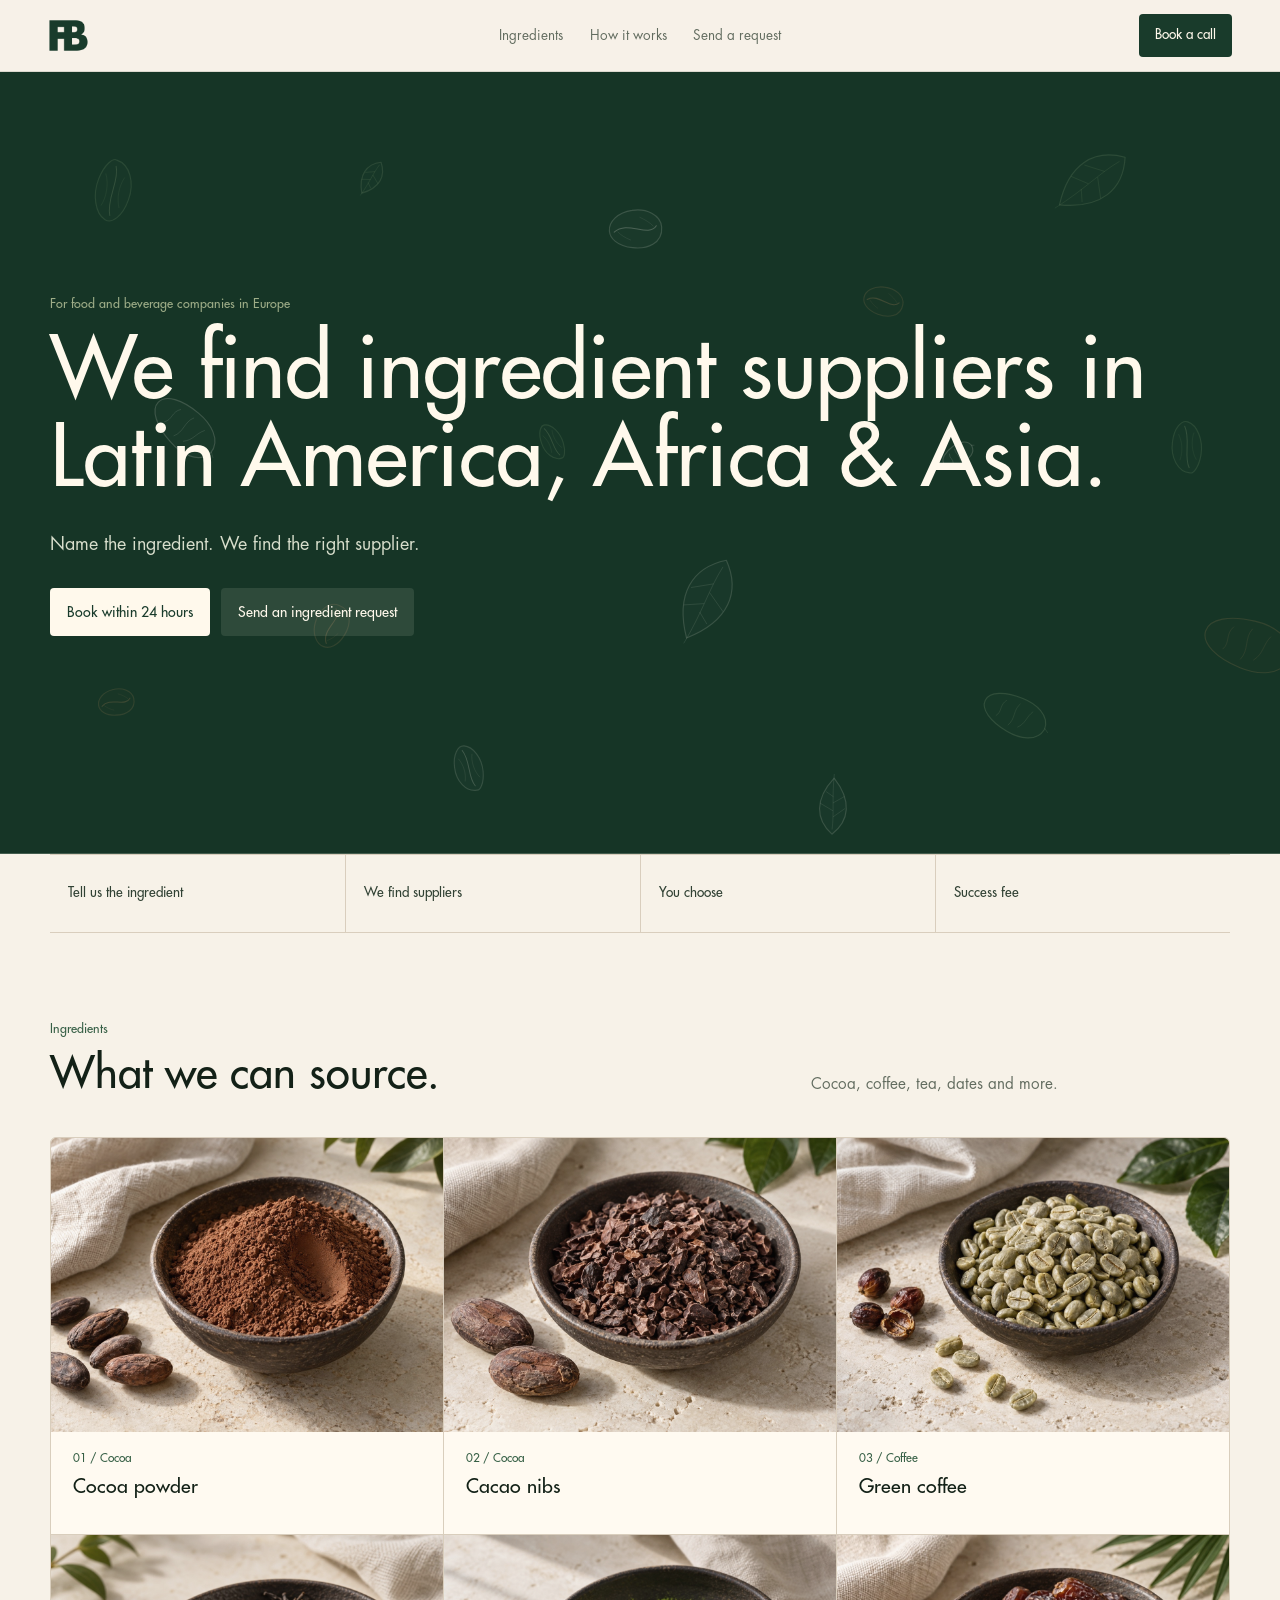
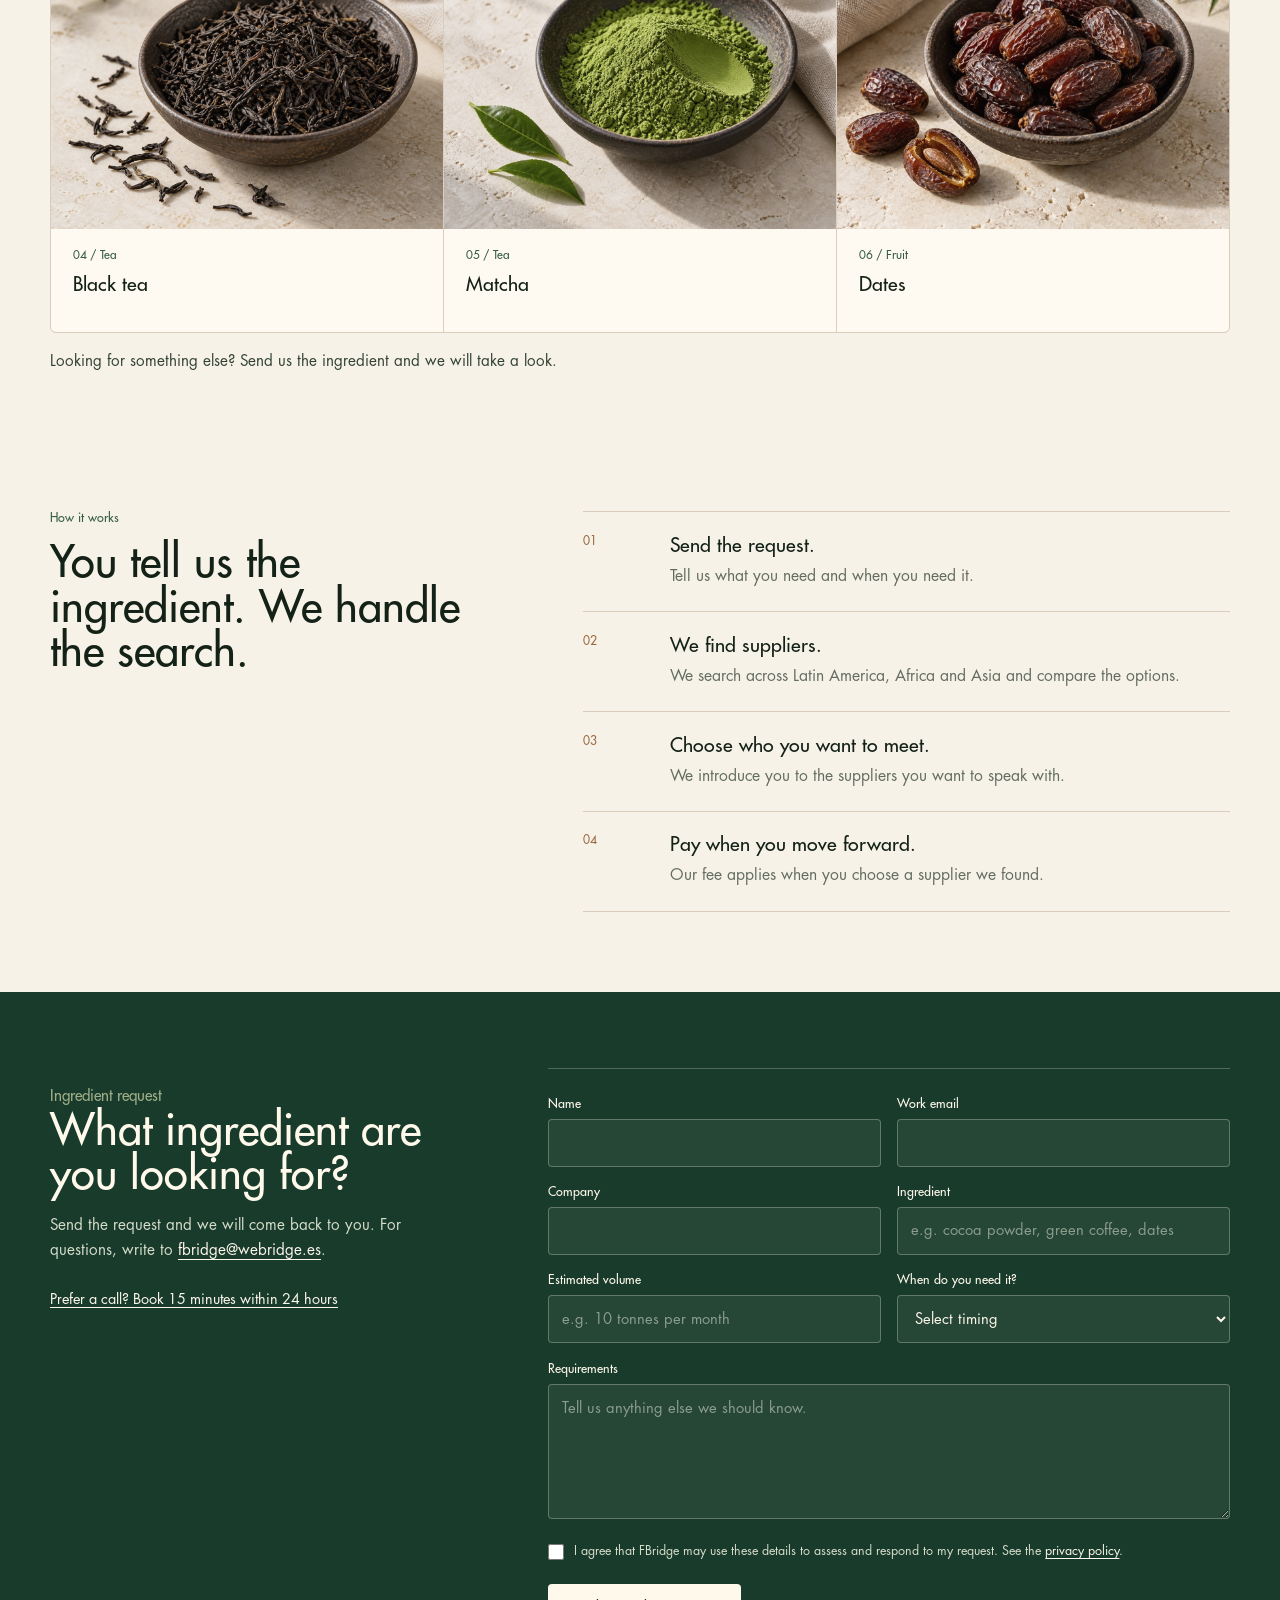
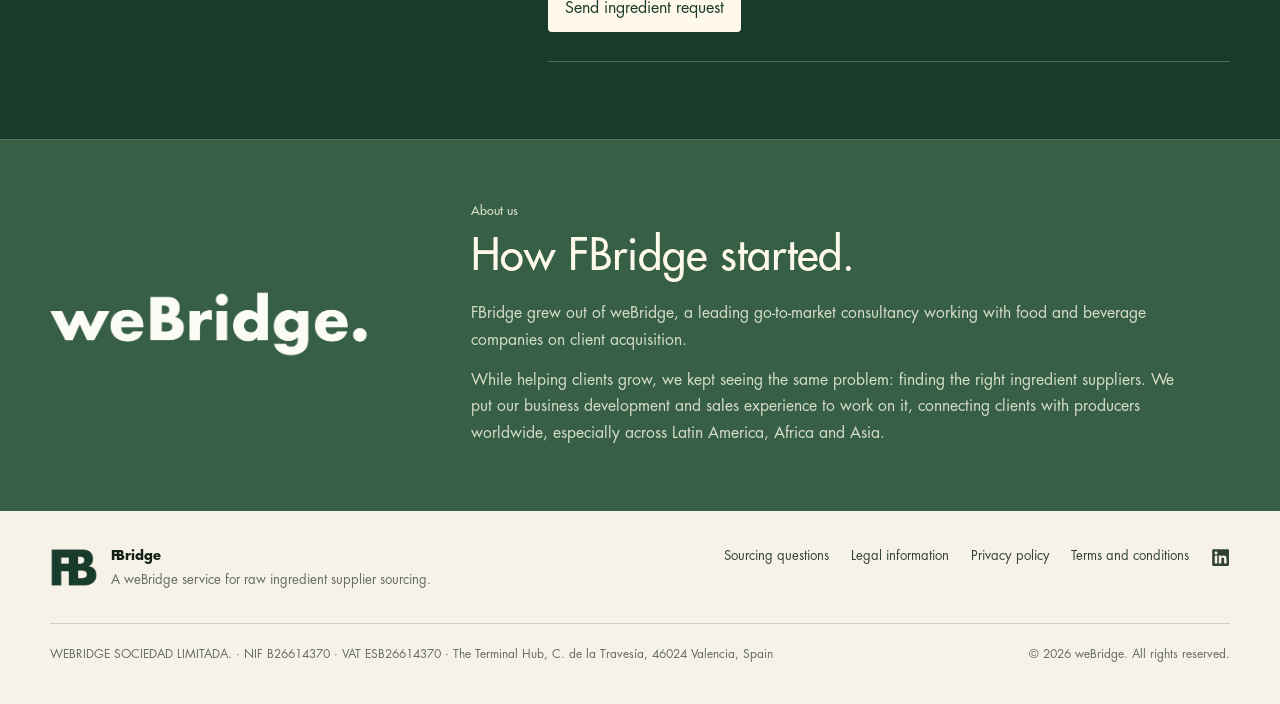
<file: index.html>
<!doctype html>
<html lang="en">
  <head>
    <meta charset="utf-8" />
    <meta name="viewport" content="width=device-width, initial-scale=1" />
    <title>FBridge | Ingredient supplier sourcing</title>
    <meta
      name="description"
      content="FBridge finds ingredient suppliers in Latin America, Africa and Asia for European food and beverage companies."
    />
    <meta property="og:title" content="FBridge | Ingredient supplier sourcing" />
    <meta
      property="og:description"
      content="Ingredient supplier sourcing in Latin America, Africa and Asia for European food and beverage companies."
    />
    <link rel="canonical" href="https://itsfbridge.com/" />
    <meta name="robots" content="index, follow, max-image-preview:large" />
    <meta property="og:site_name" content="FBridge" />
    <meta property="og:url" content="https://itsfbridge.com/" />
    <meta property="og:type" content="website" />
    <meta property="og:image" content="https://itsfbridge.com/assets/og-logo.png" />
    <meta property="og:image:width" content="1200" />
    <meta property="og:image:height" content="630" />
    <meta property="og:image:alt" content="FBridge logo" />
    <meta name="twitter:card" content="summary_large_image" />
    <meta name="twitter:title" content="FBridge | Ingredient supplier sourcing" />
    <meta
      name="twitter:description"
      content="Ingredient supplier sourcing in Latin America, Africa and Asia for European food and beverage companies."
    />
    <meta name="twitter:image" content="https://itsfbridge.com/assets/og-logo.png" />
    <meta name="twitter:image:alt" content="FBridge logo" />
    <script type="application/ld+json">
      {
        "@context": "https://schema.org",
        "@graph": [
          {
            "@type": "WebSite",
            "@id": "https://itsfbridge.com/#website",
            "name": "FBridge",
            "url": "https://itsfbridge.com/",
            "inLanguage": "en",
            "publisher": { "@id": "https://itsfbridge.com/#organization" },
            "about": { "@id": "https://itsfbridge.com/#sourcing-service" }
          },
          {
            "@type": "Organization",
            "@id": "https://itsfbridge.com/#organization",
            "name": "FBridge",
            "url": "https://itsfbridge.com/",
            "description": "FBridge finds ingredient suppliers in Latin America, Africa and Asia for European food and beverage companies.",
            "logo": "https://itsfbridge.com/assets/fbridge-monogram.png",
            "email": "fbridge@webridge.es",
            "sameAs": ["https://www.linkedin.com/company/itsfbridge"],
            "parentOrganization": {
              "@type": "Organization",
              "name": "weBridge",
              "legalName": "WEBRIDGE SOCIEDAD LIMITADA.",
              "url": "https://www.webridge.es/"
            }
          },
          {
            "@type": "Service",
            "@id": "https://itsfbridge.com/#sourcing-service",
            "name": "Raw ingredient supplier sourcing",
            "serviceType": "Ingredient sourcing",
            "url": "https://itsfbridge.com/",
            "description": "FBridge finds ingredient suppliers in Latin America, Africa and Asia for European food and beverage companies. Buyers pay a success fee when they move forward with a supplier FBridge introduces.",
            "provider": { "@id": "https://itsfbridge.com/#organization" },
            "areaServed": { "@type": "Continent", "name": "Europe" },
            "audience": { "@type": "BusinessAudience", "name": "Food and beverage companies" }
          }
        ]
      }
    </script>
    <link rel="icon" href="assets/fbridge-favicon.png?v=20260916-1" type="image/png" />
    <link rel="apple-touch-icon" href="assets/fbridge-favicon.png?v=20260916-1" />
    <link rel="stylesheet" href="styles.css" />
    <script src="hero-background.js" defer></script>
    <script src="request-form.js" defer></script>
  </head>
  <body>
    <main class="site-shell">
      <header class="site-header" aria-label="Primary navigation">
        <a class="brand-lockup" href="#top" aria-label="FBridge home">
          <img
            class="brand-logo"
            src="assets/fbridge-monogram.png?v=20260916-1"
            alt=""
            width="1000"
            height="829"
            aria-hidden="true"
          />
        </a>
        <nav class="site-nav" aria-label="Page sections">
          <a href="#ingredients">Ingredients</a>
          <a href="#process">How it works</a>
          <a href="#contact">Send a request</a>
        </nav>
        <a
          class="header-cta"
          href="https://cal.com/sergio-tomas-juan-6ize8r/15min"
          target="_blank"
          rel="noopener noreferrer"
        >
          Book a call
        </a>
      </header>

      <section class="hero-section" id="top">
        <canvas class="hero-canvas" data-hero-canvas aria-hidden="true"></canvas>
        <div class="hero-copy">
          <p class="eyebrow">For food and beverage companies in Europe</p>
          <h1>We find ingredient suppliers in Latin America, Africa &amp; Asia.</h1>
          <p class="hero-lede">
            Name the ingredient. We find the right supplier.
          </p>
          <div class="hero-actions" aria-label="Primary actions">
            <a
              class="primary-button"
              href="https://cal.com/sergio-tomas-juan-6ize8r/15min"
              target="_blank"
              rel="noopener noreferrer"
            >
              Book within 24 hours
            </a>
            <a class="secondary-button" href="#contact">Send an ingredient request</a>
          </div>
        </div>
      </section>

      <section class="route-strip" aria-label="FBridge workflow">
        <span>Tell us the ingredient</span>
        <span>We find suppliers</span>
        <span>You choose</span>
        <span>Success fee</span>
      </section>

      <section class="content-section ingredient-showcase" id="ingredients">
        <div class="ingredient-intro">
          <div>
            <p class="eyebrow">Ingredients</p>
            <h2>What we can source.</h2>
          </div>
          <p>Cocoa, coffee, tea, dates and more.</p>
        </div>

        <div class="ingredient-grid" aria-label="Ingredient categories FBridge can source">
          <article class="ingredient-card">
            <div class="ingredient-image">
              <img
                src="assets/ingredient-cocoa-powder.jpg"
                alt="Cocoa powder and cocoa beans arranged on a warm stone surface"
                width="1200"
                height="900"
                loading="lazy"
                decoding="async"
              />
            </div>
            <div class="ingredient-copy">
              <span>01 / Cocoa</span>
              <h3>Cocoa powder</h3>
            </div>
          </article>

          <article class="ingredient-card">
            <div class="ingredient-image">
              <img
                src="assets/ingredient-cacao-nibs.jpg"
                alt="Roasted cacao nibs beside cacao pods on a warm stone surface"
                width="1200"
                height="900"
                loading="lazy"
                decoding="async"
              />
            </div>
            <div class="ingredient-copy">
              <span>02 / Cocoa</span>
              <h3>Cacao nibs</h3>
            </div>
          </article>

          <article class="ingredient-card">
            <div class="ingredient-image">
              <img
                src="assets/ingredient-green-coffee.jpg"
                alt="Unroasted green coffee beans with coffee cherries and leaves"
                width="1200"
                height="900"
                loading="lazy"
                decoding="async"
              />
            </div>
            <div class="ingredient-copy">
              <span>03 / Coffee</span>
              <h3>Green coffee</h3>
            </div>
          </article>

          <article class="ingredient-card">
            <div class="ingredient-image">
              <img
                src="assets/ingredient-black-tea.jpg"
                alt="Loose black tea leaves arranged with fresh tea leaves"
                width="1200"
                height="900"
                loading="lazy"
                decoding="async"
              />
            </div>
            <div class="ingredient-copy">
              <span>04 / Tea</span>
              <h3>Black tea</h3>
            </div>
          </article>

          <article class="ingredient-card">
            <div class="ingredient-image">
              <img
                src="assets/ingredient-matcha.jpg"
                alt="Vivid green matcha powder with tea leaves and a bamboo whisk"
                width="1200"
                height="900"
                loading="lazy"
                decoding="async"
              />
            </div>
            <div class="ingredient-copy">
              <span>05 / Tea</span>
              <h3>Matcha</h3>
            </div>
          </article>

          <article class="ingredient-card">
            <div class="ingredient-image">
              <img
                src="assets/ingredient-dates.jpg"
                alt="Whole dates in a dark ceramic bowl"
                width="1200"
                height="900"
                loading="lazy"
                decoding="async"
              />
            </div>
            <div class="ingredient-copy">
              <span>06 / Fruit</span>
              <h3>Dates</h3>
            </div>
          </article>
        </div>

        <p class="ingredient-note">
          Looking for something else? Send us the ingredient and we will take a look.
        </p>
      </section>

      <section class="content-section process-section" id="process">
        <div class="section-heading">
          <p class="eyebrow">How it works</p>
          <h2>You tell us the ingredient. We handle the search.</h2>
        </div>
        <div class="process-list" aria-label="FBridge process">
          <article>
            <span>01</span>
            <div>
              <h3>Send the request.</h3>
              <p>Tell us what you need and when you need it.</p>
            </div>
          </article>
          <article>
            <span>02</span>
            <div>
              <h3>We find suppliers.</h3>
              <p>We search across Latin America, Africa and Asia and compare the options.</p>
            </div>
          </article>
          <article>
            <span>03</span>
            <div>
              <h3>Choose who you want to meet.</h3>
              <p>We introduce you to the suppliers you want to speak with.</p>
            </div>
          </article>
          <article>
            <span>04</span>
            <div>
              <h3>Pay when you move forward.</h3>
              <p>Our fee applies when you choose a supplier we found.</p>
            </div>
          </article>
        </div>
      </section>

      <section class="contact-band" id="contact">
        <div class="content-section contact-inner">
          <div class="contact-heading">
            <p class="eyebrow">Ingredient request</p>
            <h2>What ingredient are you looking for?</h2>
            <p>
              Send the request and we will come back to you. For questions, write to
              <a href="mailto:fbridge@webridge.es">fbridge@webridge.es</a>.
            </p>
            <a
              class="contact-calendar-link"
              href="https://cal.com/sergio-tomas-juan-6ize8r/15min"
              target="_blank"
              rel="noopener noreferrer"
            >
              Prefer a call? Book 15 minutes within 24 hours
            </a>
          </div>

          <form
            class="request-form"
            action="https://webridge-gtm-strategy-nine.vercel.app/api/fbridge-enquiry"
            method="POST"
            data-ingredient-form
          >
            <label class="form-honey" aria-hidden="true">
              Leave this field empty
              <input type="text" name="website" tabindex="-1" autocomplete="off" />
            </label>

            <div class="form-grid">
              <label class="form-field">
                <span>Name</span>
                <input type="text" name="name" autocomplete="name" required />
              </label>
              <label class="form-field">
                <span>Work email</span>
                <input type="email" name="email" autocomplete="email" required />
              </label>
              <label class="form-field">
                <span>Company</span>
                <input type="text" name="company" autocomplete="organization" required />
              </label>
              <label class="form-field">
                <span>Ingredient</span>
                <input
                  type="text"
                  name="ingredient"
                  placeholder="e.g. cocoa powder, green coffee, dates"
                  required
                />
              </label>
              <label class="form-field">
                <span>Estimated volume</span>
                <input type="text" name="estimatedVolume" placeholder="e.g. 10 tonnes per month" />
              </label>
              <label class="form-field">
                <span>When do you need it?</span>
                <select name="timing" required>
                  <option value="" selected disabled>Select timing</option>
                  <option value="As soon as possible">As soon as possible</option>
                  <option value="Within one month">Within one month</option>
                  <option value="Within one to three months">Within one to three months</option>
                  <option value="More than three months">More than three months</option>
                  <option value="Exploring options">Exploring options</option>
                </select>
              </label>
              <label class="form-field form-field-full">
                <span>Requirements</span>
                <textarea
                  name="requirements"
                  rows="5"
                  placeholder="Tell us anything else we should know."
                ></textarea>
              </label>
            </div>

            <label class="form-consent">
              <input type="checkbox" name="privacyConsent" value="Accepted" required />
              <span>
                I agree that FBridge may use these details to assess and respond to my request. See the
                <a href="privacy-policy.html">privacy policy</a>.
              </span>
            </label>

            <div class="form-submit-row">
              <button class="primary-button light-button" type="submit" data-form-submit>
                Send ingredient request
              </button>
              <p class="form-status" role="status" aria-live="polite" data-form-status></p>
            </div>
          </form>
        </div>
      </section>

      <section class="about-band" aria-labelledby="about-heading">
        <div class="content-section about-inner">
          <a
            class="about-wordmark-link"
            href="https://www.webridge.es/"
            target="_blank"
            rel="noopener noreferrer"
            aria-label="Visit weBridge"
          >
            <img
              class="about-wordmark"
              src="assets/webridge-wordmark.png"
              alt="weBridge"
              width="1392"
              height="305"
              loading="lazy"
              decoding="async"
            />
          </a>
          <div class="about-copy">
            <p class="eyebrow">About us</p>
            <h2 id="about-heading">How FBridge started.</h2>
            <p>
              FBridge grew out of weBridge, a leading go-to-market consultancy working with food
              and beverage companies on client acquisition.
            </p>
            <p>
              While helping clients grow, we kept seeing the same problem: finding the right
              ingredient suppliers. We put our business development and sales experience to work
              on it, connecting clients with producers worldwide, especially across Latin America,
              Africa and Asia.
            </p>
          </div>
        </div>
      </section>

      <footer class="site-footer">
        <div class="footer-main">
          <div class="footer-identity">
            <img
              class="footer-logo"
              src="assets/fbridge-monogram.png?v=20260916-1"
              alt=""
              width="1000"
              height="829"
              loading="lazy"
              decoding="async"
              aria-hidden="true"
            />
            <div>
              <span class="footer-brand brand-wordmark" aria-label="FBridge"><span aria-hidden="true"><span class="brand-wordmark-f">F</span><span class="brand-wordmark-b">B</span>ridge</span></span>
              <p>A weBridge service for raw ingredient supplier sourcing.</p>
            </div>
          </div>
          <nav class="footer-links" aria-label="Footer links">
            <a href="sourcing-questions.html">Sourcing questions</a>
            <a href="legal-information.html">Legal information</a>
            <a href="privacy-policy.html">Privacy policy</a>
            <a href="terms-and-conditions.html">Terms and conditions</a>
            <a
              class="footer-social-link"
              href="https://www.linkedin.com/company/itsfbridge"
              target="_blank"
              rel="noopener noreferrer"
              aria-label="FBridge on LinkedIn"
              title="FBridge on LinkedIn"
            >
              <svg viewBox="0 0 448 512" aria-hidden="true" focusable="false">
                <path d="M416 32H31.9C14.3 32 0 46.5 0 64.3v383.4C0 465.5 14.3 480 31.9 480H416c17.6 0 32-14.5 32-32.3V64.3C448 46.5 433.6 32 416 32ZM135.4 416H69V202.2h66.5V416ZM102.2 173c-21.3 0-38.5-17.3-38.5-38.5S80.9 96 102.2 96c21.2 0 38.5 17.3 38.5 38.5 0 21.3-17.2 38.5-38.5 38.5ZM384.3 416h-66.4V312c0-24.8-.5-56.7-34.5-56.7-34.6 0-39.9 27-39.9 54.9V416h-66.4V202.2h63.7v29.2h.9c8.9-16.8 30.6-34.5 62.9-34.5 67.2 0 79.7 44.3 79.7 101.9V416Z" />
              </svg>
            </a>
          </nav>
        </div>
        <div class="footer-legal">
          <p>
            WEBRIDGE SOCIEDAD LIMITADA. · NIF B26614370 · VAT ESB26614370 · The Terminal Hub,
            C. de la Travesía, 46024 Valencia, Spain
          </p>
          <p>© 2026 weBridge. All rights reserved.</p>
        </div>
      </footer>
    </main>
  </body>
</html>
</file>
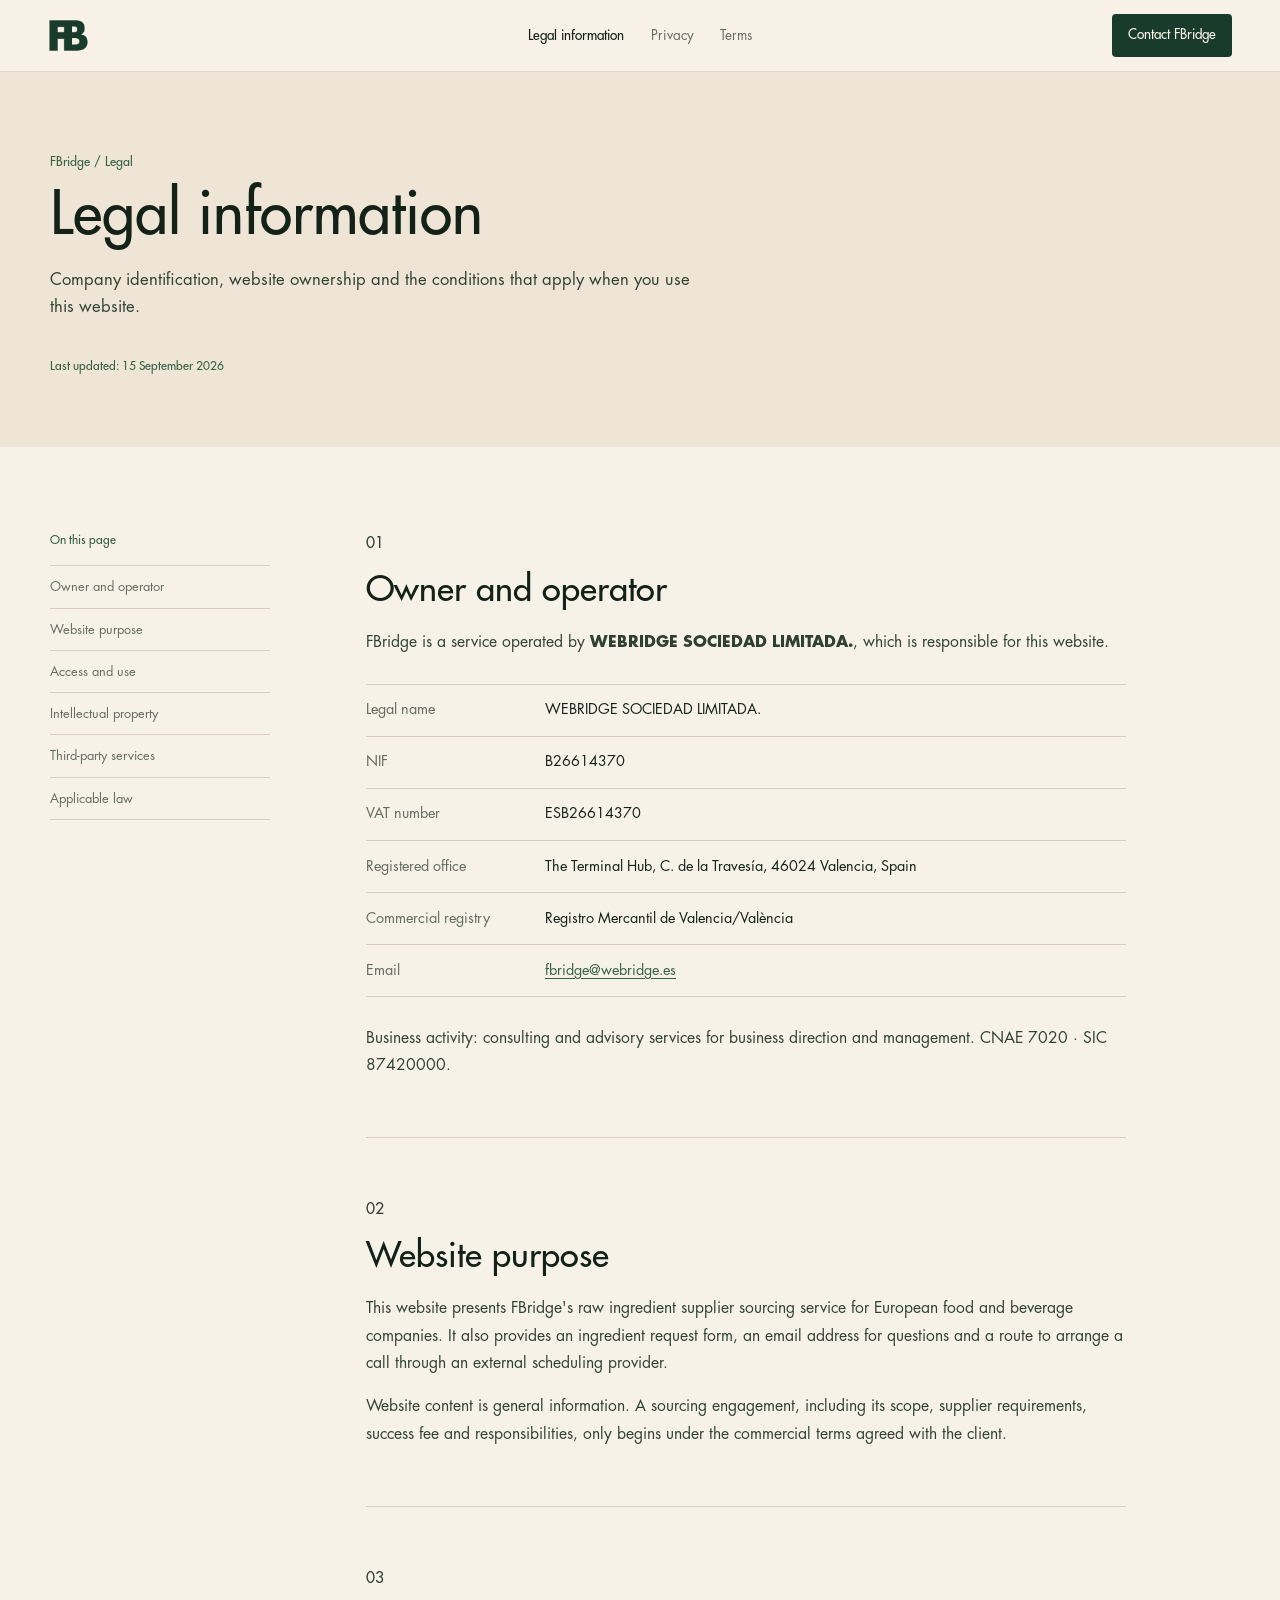
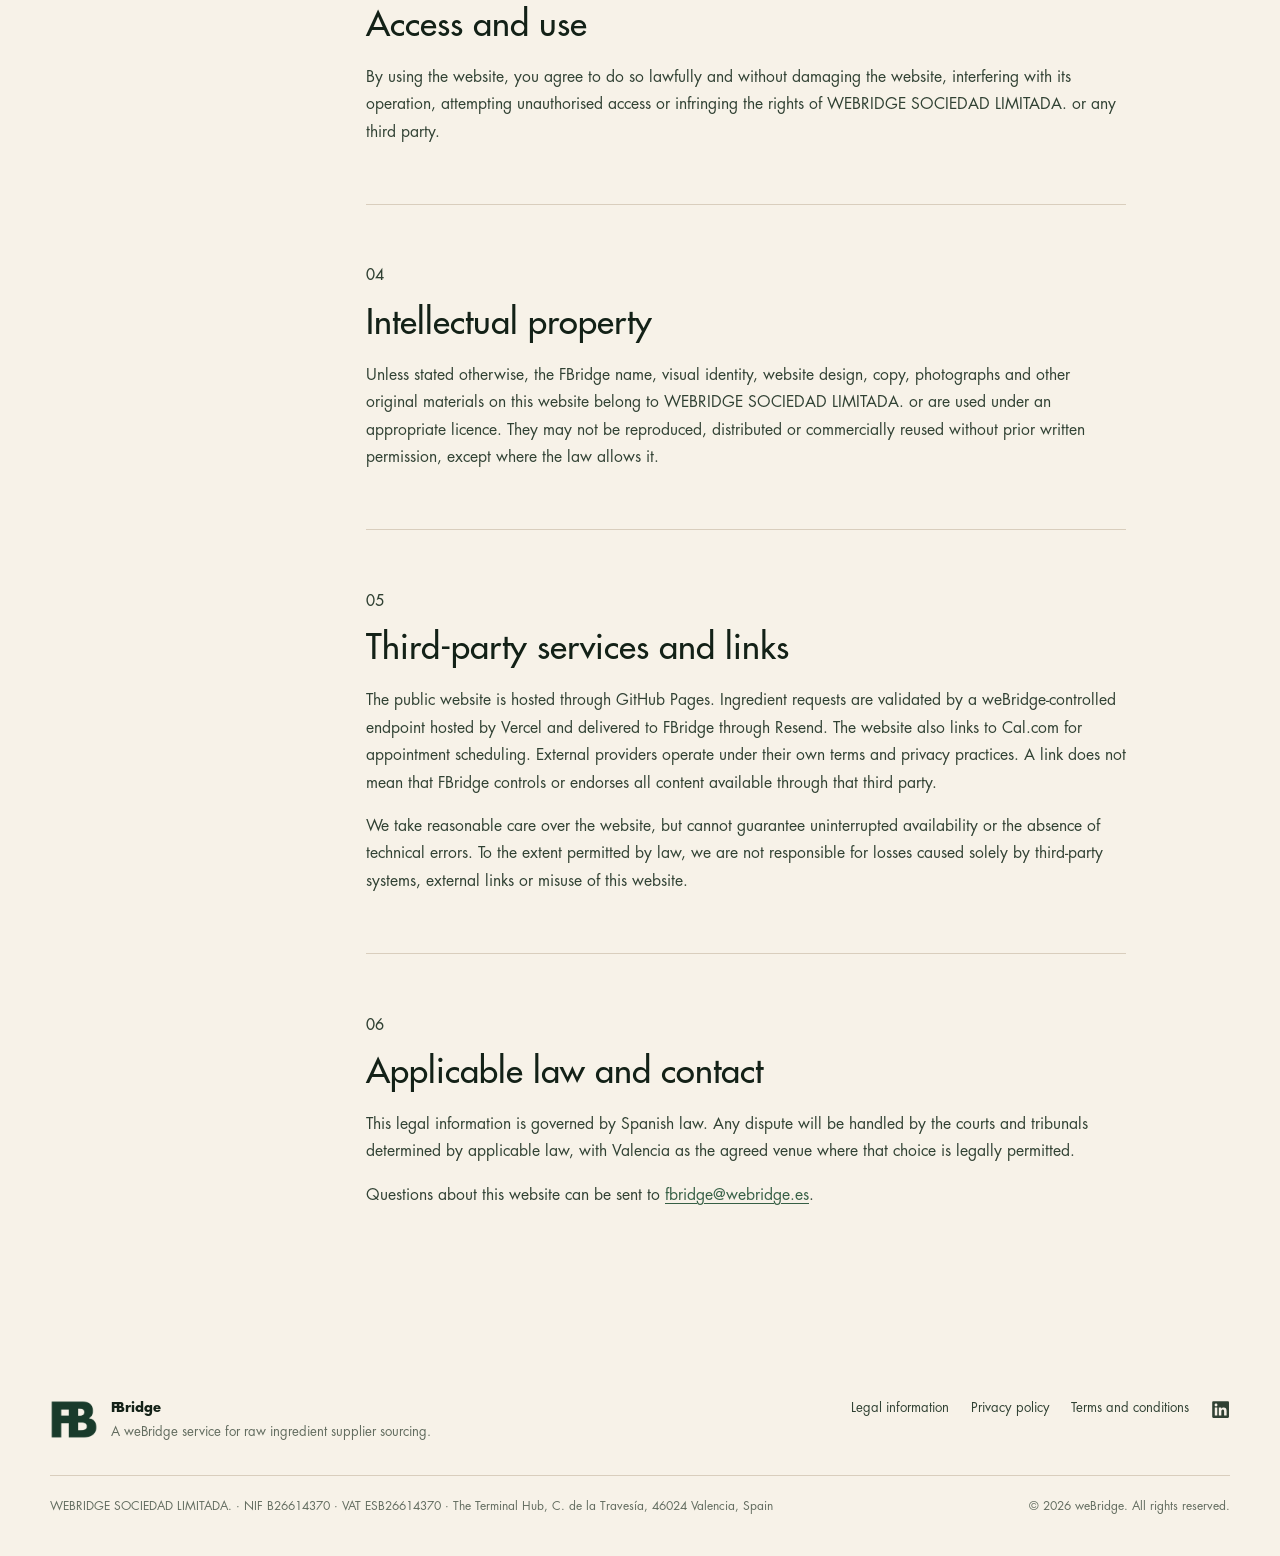
<file: legal-information.html>
<!doctype html>
<html lang="en">
  <head>
    <meta charset="utf-8" />
    <meta name="viewport" content="width=device-width, initial-scale=1" />
    <title>Legal information | FBridge</title>
    <meta name="description" content="Legal information for the FBridge website, operated by WEBRIDGE SOCIEDAD LIMITADA." />
    <meta name="robots" content="index, follow" />
    <link rel="canonical" href="https://itsfbridge.com/legal-information.html" />
    <link rel="icon" href="assets/fbridge-favicon.png?v=20260916-1" type="image/png" />
    <link rel="apple-touch-icon" href="assets/fbridge-favicon.png?v=20260916-1" />
    <link rel="stylesheet" href="styles.css" />
  </head>
  <body class="legal-page">
    <main class="site-shell">
      <header class="site-header" aria-label="Primary navigation">
        <a class="brand-lockup" href="/" aria-label="FBridge home">
          <img class="brand-logo" src="assets/fbridge-monogram.png?v=20260916-1" alt="" width="1000" height="829" aria-hidden="true" />
        </a>
        <nav class="site-nav" aria-label="Legal pages">
          <a href="legal-information.html" aria-current="page">Legal information</a>
          <a href="privacy-policy.html">Privacy</a>
          <a href="terms-and-conditions.html">Terms</a>
        </nav>
        <a class="header-cta" href="/#contact">Contact FBridge</a>
      </header>

      <section class="legal-hero">
        <div class="legal-hero-inner">
          <p class="eyebrow">FBridge / Legal</p>
          <h1>Legal information</h1>
          <p>Company identification, website ownership and the conditions that apply when you use this website.</p>
          <span>Last updated: 15 September 2026</span>
        </div>
      </section>

      <div class="legal-layout">
        <aside class="legal-index">
          <span>On this page</span>
          <nav aria-label="Page contents">
            <a href="#owner">Owner and operator</a>
            <a href="#purpose">Website purpose</a>
            <a href="#use">Access and use</a>
            <a href="#property">Intellectual property</a>
            <a href="#third-parties">Third-party services</a>
            <a href="#law">Applicable law</a>
          </nav>
        </aside>

        <article class="legal-content">
          <section id="owner">
            <p class="legal-number">01</p>
            <h2>Owner and operator</h2>
            <p>
              FBridge is a service operated by <strong>WEBRIDGE SOCIEDAD LIMITADA.</strong>, which is responsible
              for this website.
            </p>
            <dl class="company-details">
              <div><dt>Legal name</dt><dd>WEBRIDGE SOCIEDAD LIMITADA.</dd></div>
              <div><dt>NIF</dt><dd>B26614370</dd></div>
              <div><dt>VAT number</dt><dd>ESB26614370</dd></div>
              <div><dt>Registered office</dt><dd>The Terminal Hub, C. de la Travesía, 46024 Valencia, Spain</dd></div>
              <div><dt>Commercial registry</dt><dd>Registro Mercantil de Valencia/València</dd></div>
              <div><dt>Email</dt><dd><a href="mailto:fbridge@webridge.es">fbridge@webridge.es</a></dd></div>
            </dl>
            <p>
              Business activity: consulting and advisory services for business direction and management.
              CNAE 7020 · SIC 87420000.
            </p>
          </section>

          <section id="purpose">
            <p class="legal-number">02</p>
            <h2>Website purpose</h2>
            <p>
              This website presents FBridge's raw ingredient supplier sourcing service for European food and
              beverage companies. It also provides an ingredient request form, an email address for questions and a
              route to arrange a call through an external scheduling provider.
            </p>
            <p>
              Website content is general information. A sourcing engagement, including its scope, supplier
              requirements, success fee and responsibilities, only begins under the commercial terms agreed with
              the client.
            </p>
          </section>

          <section id="use">
            <p class="legal-number">03</p>
            <h2>Access and use</h2>
            <p>
              By using the website, you agree to do so lawfully and without damaging the website, interfering with
              its operation, attempting unauthorised access or infringing the rights of WEBRIDGE SOCIEDAD LIMITADA.
              or any third party.
            </p>
          </section>

          <section id="property">
            <p class="legal-number">04</p>
            <h2>Intellectual property</h2>
            <p>
              Unless stated otherwise, the FBridge name, visual identity, website design, copy, photographs and
              other original materials on this website belong to WEBRIDGE SOCIEDAD LIMITADA. or are used under an
              appropriate licence. They may not be reproduced, distributed or commercially reused without prior
              written permission, except where the law allows it.
            </p>
          </section>

          <section id="third-parties">
            <p class="legal-number">05</p>
            <h2>Third-party services and links</h2>
            <p>
              The public website is hosted through GitHub Pages. Ingredient requests are validated by a
              weBridge-controlled endpoint hosted by Vercel and delivered to FBridge through Resend. The website
              also links to Cal.com for appointment scheduling. External providers operate under their own terms
              and privacy practices. A link does not mean that FBridge controls or endorses all content available
              through that third party.
            </p>
            <p>
              We take reasonable care over the website, but cannot guarantee uninterrupted availability or the
              absence of technical errors. To the extent permitted by law, we are not responsible for losses caused
              solely by third-party systems, external links or misuse of this website.
            </p>
          </section>

          <section id="law">
            <p class="legal-number">06</p>
            <h2>Applicable law and contact</h2>
            <p>
              This legal information is governed by Spanish law. Any dispute will be handled by the courts and
              tribunals determined by applicable law, with Valencia as the agreed venue where that choice is
              legally permitted.
            </p>
            <p>Questions about this website can be sent to <a href="mailto:fbridge@webridge.es">fbridge@webridge.es</a>.</p>
          </section>
        </article>
      </div>

      <footer class="site-footer">
        <div class="footer-main">
          <div class="footer-identity">
            <img class="footer-logo" src="assets/fbridge-monogram.png?v=20260916-1" alt="" width="1000" height="829" loading="lazy" decoding="async" aria-hidden="true" />
            <div><span class="footer-brand brand-wordmark" aria-label="FBridge"><span aria-hidden="true"><span class="brand-wordmark-f">F</span><span class="brand-wordmark-b">B</span>ridge</span></span><p>A weBridge service for raw ingredient supplier sourcing.</p></div>
          </div>
          <nav class="footer-links" aria-label="Footer links">
            <a href="legal-information.html">Legal information</a>
            <a href="privacy-policy.html">Privacy policy</a>
            <a href="terms-and-conditions.html">Terms and conditions</a>
            <a class="footer-social-link" href="https://www.linkedin.com/company/itsfbridge" target="_blank" rel="noopener noreferrer" aria-label="FBridge on LinkedIn" title="FBridge on LinkedIn">
              <svg viewBox="0 0 448 512" aria-hidden="true" focusable="false"><path d="M416 32H31.9C14.3 32 0 46.5 0 64.3v383.4C0 465.5 14.3 480 31.9 480H416c17.6 0 32-14.5 32-32.3V64.3C448 46.5 433.6 32 416 32ZM135.4 416H69V202.2h66.5V416ZM102.2 173c-21.3 0-38.5-17.3-38.5-38.5S80.9 96 102.2 96c21.2 0 38.5 17.3 38.5 38.5 0 21.3-17.2 38.5-38.5 38.5ZM384.3 416h-66.4V312c0-24.8-.5-56.7-34.5-56.7-34.6 0-39.9 27-39.9 54.9V416h-66.4V202.2h63.7v29.2h.9c8.9-16.8 30.6-34.5 62.9-34.5 67.2 0 79.7 44.3 79.7 101.9V416Z" /></svg>
            </a>
          </nav>
        </div>
        <div class="footer-legal">
          <p>WEBRIDGE SOCIEDAD LIMITADA. · NIF B26614370 · VAT ESB26614370 · The Terminal Hub, C. de la Travesía, 46024 Valencia, Spain</p>
          <p>© 2026 weBridge. All rights reserved.</p>
        </div>
      </footer>
    </main>
  </body>
</html>
</file>
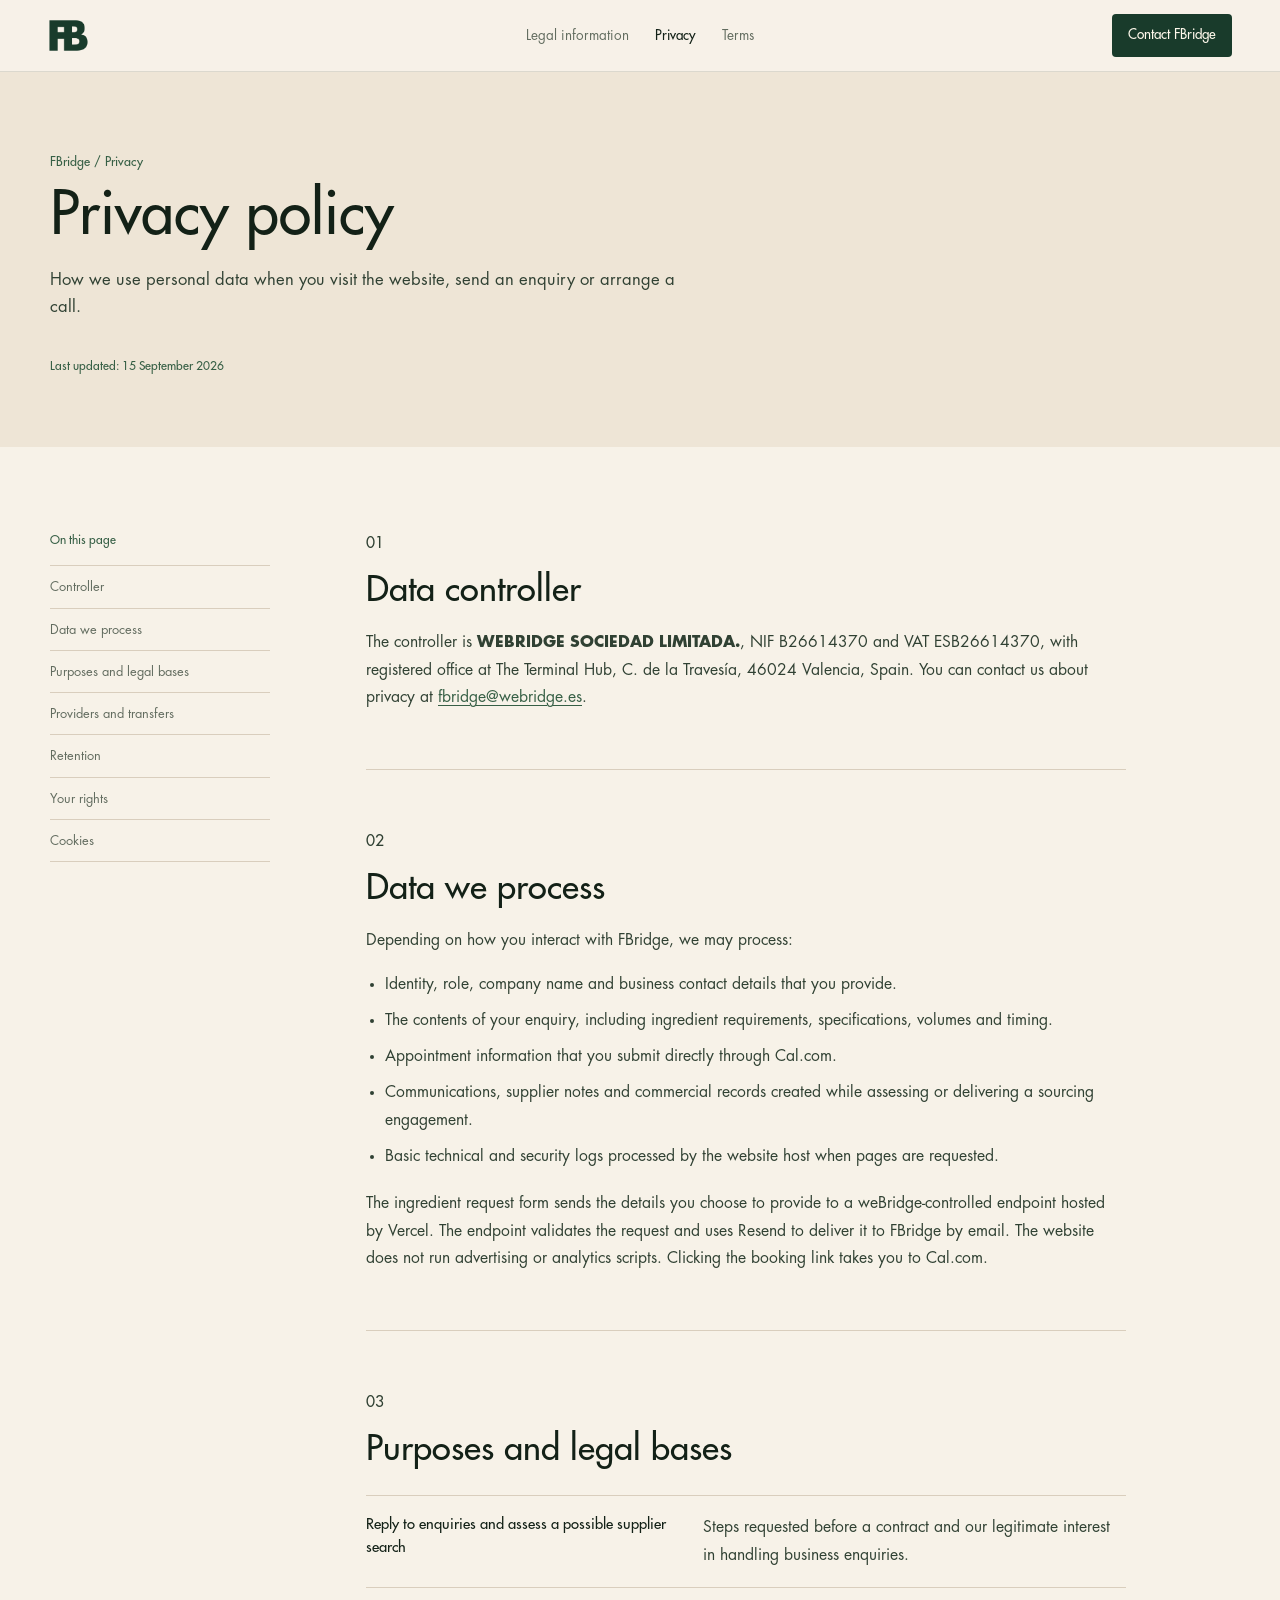
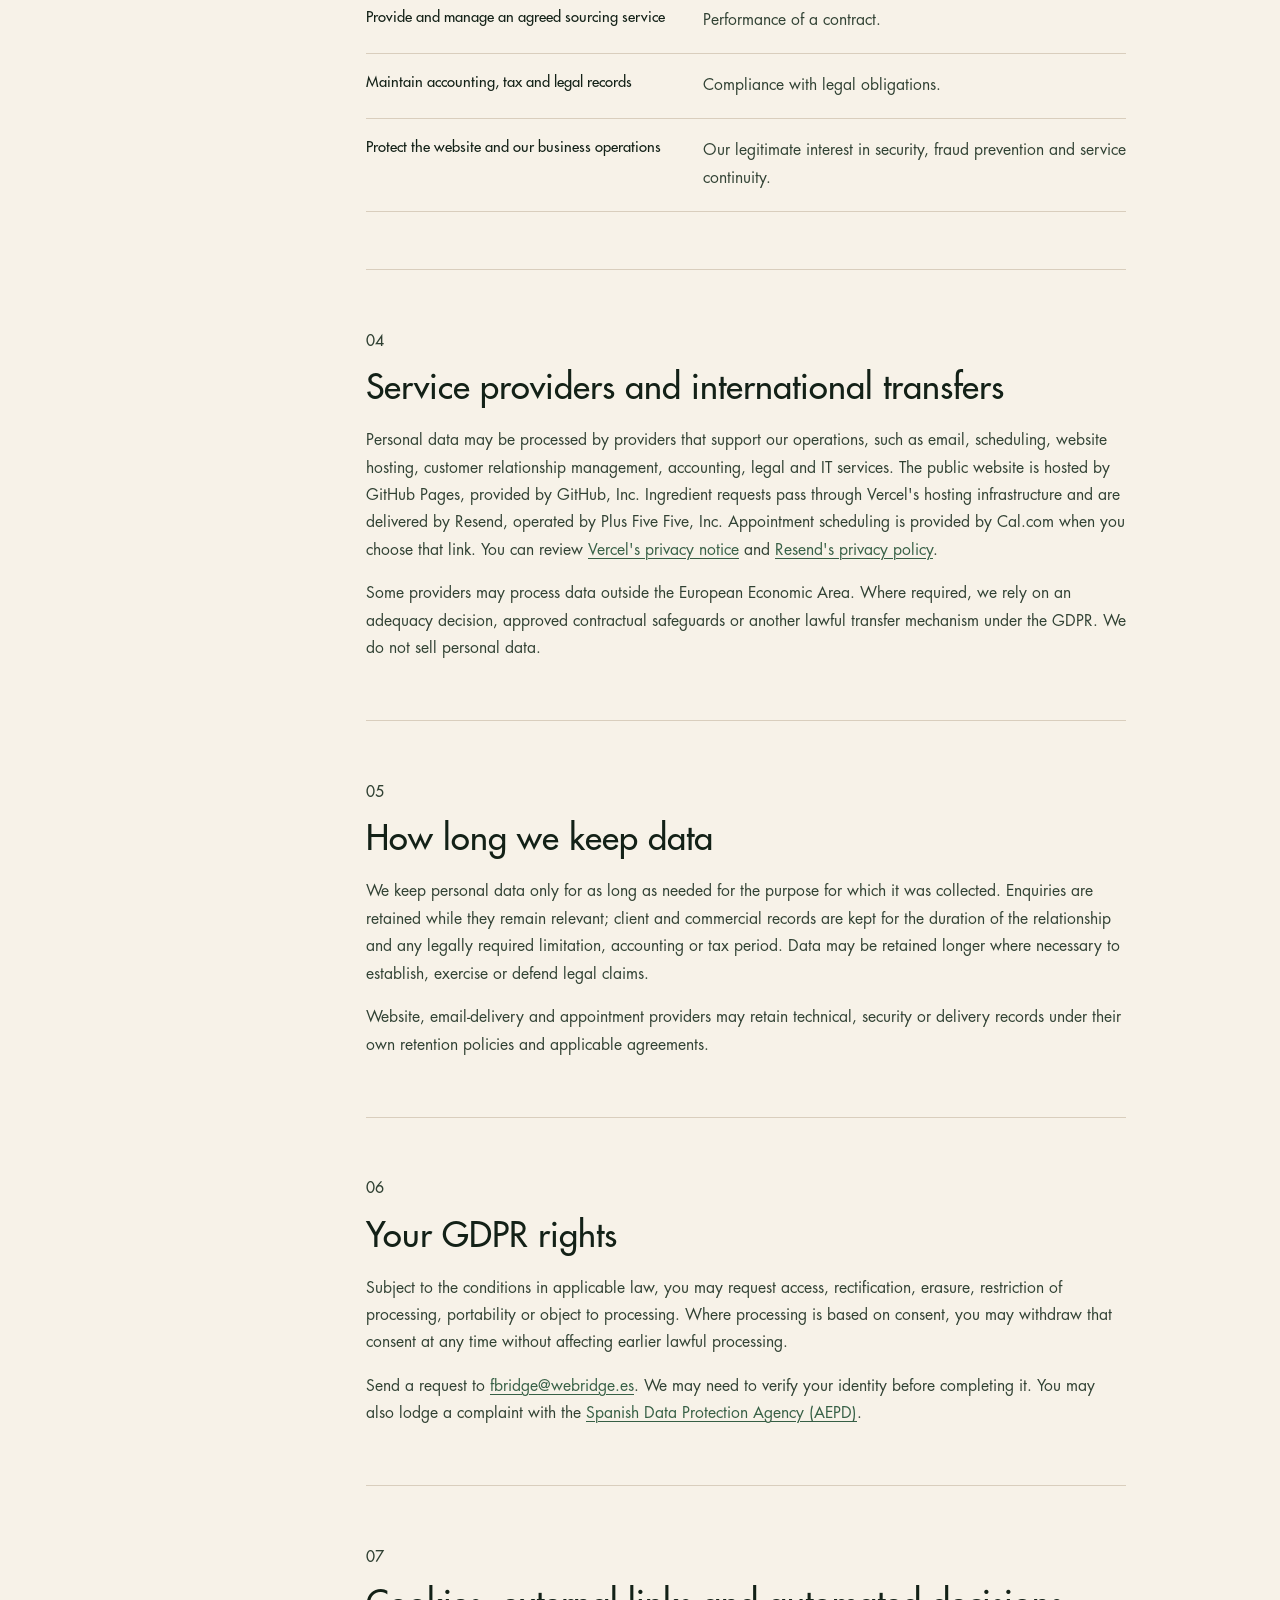
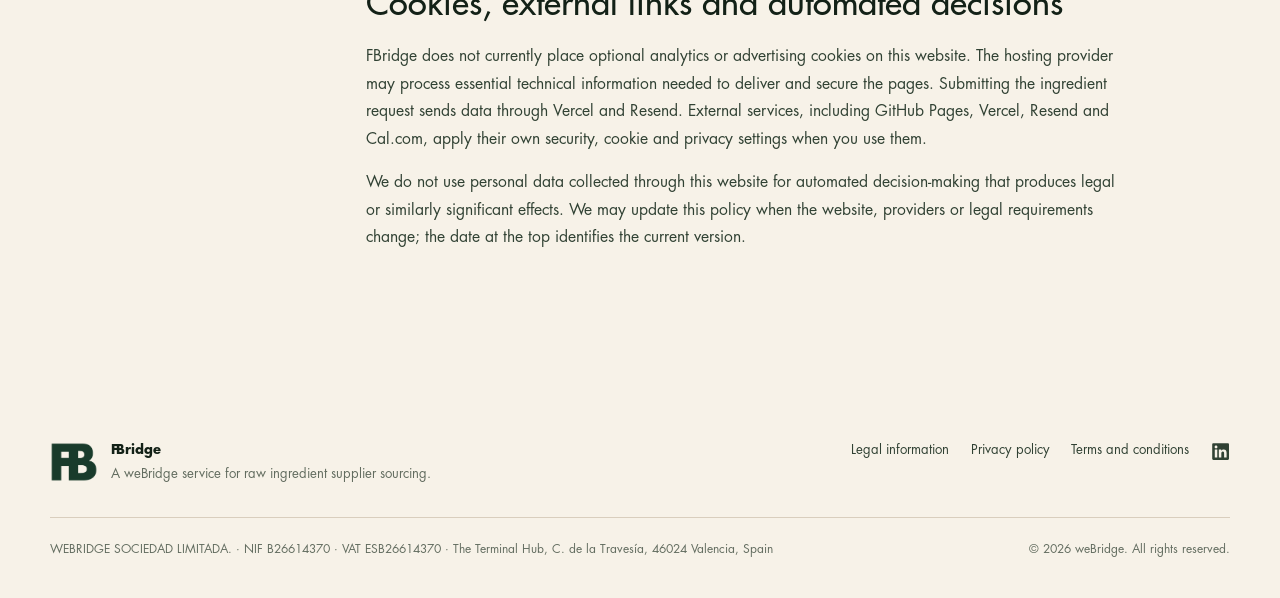
<file: privacy-policy.html>
<!doctype html>
<html lang="en">
  <head>
    <meta charset="utf-8" />
    <meta name="viewport" content="width=device-width, initial-scale=1" />
    <title>Privacy policy | FBridge</title>
    <meta name="description" content="How FBridge processes personal data and protects privacy under the GDPR." />
    <meta name="robots" content="index, follow" />
    <link rel="canonical" href="https://itsfbridge.com/privacy-policy.html" />
    <link rel="icon" href="assets/fbridge-favicon.png?v=20260916-1" type="image/png" />
    <link rel="apple-touch-icon" href="assets/fbridge-favicon.png?v=20260916-1" />
    <link rel="stylesheet" href="styles.css" />
  </head>
  <body class="legal-page">
    <main class="site-shell">
      <header class="site-header" aria-label="Primary navigation">
        <a class="brand-lockup" href="/" aria-label="FBridge home">
          <img class="brand-logo" src="assets/fbridge-monogram.png?v=20260916-1" alt="" width="1000" height="829" aria-hidden="true" />
        </a>
        <nav class="site-nav" aria-label="Legal pages">
          <a href="legal-information.html">Legal information</a>
          <a href="privacy-policy.html" aria-current="page">Privacy</a>
          <a href="terms-and-conditions.html">Terms</a>
        </nav>
        <a class="header-cta" href="/#contact">Contact FBridge</a>
      </header>

      <section class="legal-hero">
        <div class="legal-hero-inner">
          <p class="eyebrow">FBridge / Privacy</p>
          <h1>Privacy policy</h1>
          <p>How we use personal data when you visit the website, send an enquiry or arrange a call.</p>
          <span>Last updated: 15 September 2026</span>
        </div>
      </section>

      <div class="legal-layout">
        <aside class="legal-index">
          <span>On this page</span>
          <nav aria-label="Page contents">
            <a href="#controller">Controller</a>
            <a href="#data">Data we process</a>
            <a href="#purposes">Purposes and legal bases</a>
            <a href="#providers">Providers and transfers</a>
            <a href="#retention">Retention</a>
            <a href="#rights">Your rights</a>
            <a href="#cookies">Cookies</a>
          </nav>
        </aside>

        <article class="legal-content">
          <section id="controller">
            <p class="legal-number">01</p>
            <h2>Data controller</h2>
            <p>
              The controller is <strong>WEBRIDGE SOCIEDAD LIMITADA.</strong>, NIF B26614370 and VAT ESB26614370,
              with registered office at The Terminal Hub, C. de la Travesía, 46024 Valencia, Spain. You can contact
              us about privacy at <a href="mailto:fbridge@webridge.es">fbridge@webridge.es</a>.
            </p>
          </section>

          <section id="data">
            <p class="legal-number">02</p>
            <h2>Data we process</h2>
            <p>Depending on how you interact with FBridge, we may process:</p>
            <ul>
              <li>Identity, role, company name and business contact details that you provide.</li>
              <li>The contents of your enquiry, including ingredient requirements, specifications, volumes and timing.</li>
              <li>Appointment information that you submit directly through Cal.com.</li>
              <li>Communications, supplier notes and commercial records created while assessing or delivering a sourcing engagement.</li>
              <li>Basic technical and security logs processed by the website host when pages are requested.</li>
            </ul>
            <p>
              The ingredient request form sends the details you choose to provide to a weBridge-controlled endpoint
              hosted by Vercel. The endpoint validates the request and uses Resend to deliver it to FBridge by email.
              The website does not run advertising or analytics scripts. Clicking the booking link takes you to
              Cal.com.
            </p>
          </section>

          <section id="purposes">
            <p class="legal-number">03</p>
            <h2>Purposes and legal bases</h2>
            <div class="legal-table" role="table" aria-label="Purposes and legal bases">
              <div class="legal-table-row" role="row">
                <strong role="cell">Reply to enquiries and assess a possible supplier search</strong>
                <span role="cell">Steps requested before a contract and our legitimate interest in handling business enquiries.</span>
              </div>
              <div class="legal-table-row" role="row">
                <strong role="cell">Provide and manage an agreed sourcing service</strong>
                <span role="cell">Performance of a contract.</span>
              </div>
              <div class="legal-table-row" role="row">
                <strong role="cell">Maintain accounting, tax and legal records</strong>
                <span role="cell">Compliance with legal obligations.</span>
              </div>
              <div class="legal-table-row" role="row">
                <strong role="cell">Protect the website and our business operations</strong>
                <span role="cell">Our legitimate interest in security, fraud prevention and service continuity.</span>
              </div>
            </div>
          </section>

          <section id="providers">
            <p class="legal-number">04</p>
            <h2>Service providers and international transfers</h2>
            <p>
              Personal data may be processed by providers that support our operations, such as email, scheduling,
              website hosting, customer relationship management, accounting, legal and IT services. The public
              website is hosted by GitHub Pages, provided by GitHub, Inc. Ingredient requests pass through Vercel's
              hosting infrastructure and are delivered by Resend, operated by Plus Five Five, Inc. Appointment
              scheduling is provided by Cal.com when you choose that link. You can review
              <a href="https://vercel.com/legal/privacy-notice" target="_blank" rel="noopener noreferrer">Vercel's privacy notice</a>
              and <a href="https://resend.com/legal/privacy-policy" target="_blank" rel="noopener noreferrer">Resend's privacy policy</a>.
            </p>
            <p>
              Some providers may process data outside the European Economic Area. Where required, we rely on an
              adequacy decision, approved contractual safeguards or another lawful transfer mechanism under the GDPR.
              We do not sell personal data.
            </p>
          </section>

          <section id="retention">
            <p class="legal-number">05</p>
            <h2>How long we keep data</h2>
            <p>
              We keep personal data only for as long as needed for the purpose for which it was collected. Enquiries
              are retained while they remain relevant; client and commercial records are kept for the duration of the
              relationship and any legally required limitation, accounting or tax period. Data may be retained longer
              where necessary to establish, exercise or defend legal claims.
            </p>
            <p>
              Website, email-delivery and appointment providers may retain technical, security or delivery records
              under their own retention policies and applicable agreements.
            </p>
          </section>

          <section id="rights">
            <p class="legal-number">06</p>
            <h2>Your GDPR rights</h2>
            <p>
              Subject to the conditions in applicable law, you may request access, rectification, erasure, restriction
              of processing, portability or object to processing. Where processing is based on consent, you may
              withdraw that consent at any time without affecting earlier lawful processing.
            </p>
            <p>
              Send a request to <a href="mailto:fbridge@webridge.es">fbridge@webridge.es</a>. We may need to verify your
              identity before completing it. You may also lodge a complaint with the
              <a href="https://www.aepd.es/" target="_blank" rel="noopener noreferrer">Spanish Data Protection Agency (AEPD)</a>.
            </p>
          </section>

          <section id="cookies">
            <p class="legal-number">07</p>
            <h2>Cookies, external links and automated decisions</h2>
            <p>
              FBridge does not currently place optional analytics or advertising cookies on this website. The hosting
              provider may process essential technical information needed to deliver and secure the pages. Submitting
              the ingredient request sends data through Vercel and Resend. External services, including GitHub Pages,
              Vercel, Resend and Cal.com, apply their own security, cookie and privacy settings when you use them.
            </p>
            <p>
              We do not use personal data collected through this website for automated decision-making that produces
              legal or similarly significant effects. We may update this policy when the website, providers or legal
              requirements change; the date at the top identifies the current version.
            </p>
          </section>
        </article>
      </div>

      <footer class="site-footer">
        <div class="footer-main">
          <div class="footer-identity">
            <img class="footer-logo" src="assets/fbridge-monogram.png?v=20260916-1" alt="" width="1000" height="829" loading="lazy" decoding="async" aria-hidden="true" />
            <div><span class="footer-brand brand-wordmark" aria-label="FBridge"><span aria-hidden="true"><span class="brand-wordmark-f">F</span><span class="brand-wordmark-b">B</span>ridge</span></span><p>A weBridge service for raw ingredient supplier sourcing.</p></div>
          </div>
          <nav class="footer-links" aria-label="Footer links">
            <a href="legal-information.html">Legal information</a>
            <a href="privacy-policy.html">Privacy policy</a>
            <a href="terms-and-conditions.html">Terms and conditions</a>
            <a class="footer-social-link" href="https://www.linkedin.com/company/itsfbridge" target="_blank" rel="noopener noreferrer" aria-label="FBridge on LinkedIn" title="FBridge on LinkedIn">
              <svg viewBox="0 0 448 512" aria-hidden="true" focusable="false"><path d="M416 32H31.9C14.3 32 0 46.5 0 64.3v383.4C0 465.5 14.3 480 31.9 480H416c17.6 0 32-14.5 32-32.3V64.3C448 46.5 433.6 32 416 32ZM135.4 416H69V202.2h66.5V416ZM102.2 173c-21.3 0-38.5-17.3-38.5-38.5S80.9 96 102.2 96c21.2 0 38.5 17.3 38.5 38.5 0 21.3-17.2 38.5-38.5 38.5ZM384.3 416h-66.4V312c0-24.8-.5-56.7-34.5-56.7-34.6 0-39.9 27-39.9 54.9V416h-66.4V202.2h63.7v29.2h.9c8.9-16.8 30.6-34.5 62.9-34.5 67.2 0 79.7 44.3 79.7 101.9V416Z" /></svg>
            </a>
          </nav>
        </div>
        <div class="footer-legal">
          <p>WEBRIDGE SOCIEDAD LIMITADA. · NIF B26614370 · VAT ESB26614370 · The Terminal Hub, C. de la Travesía, 46024 Valencia, Spain</p>
          <p>© 2026 weBridge. All rights reserved.</p>
        </div>
      </footer>
    </main>
  </body>
</html>
</file>
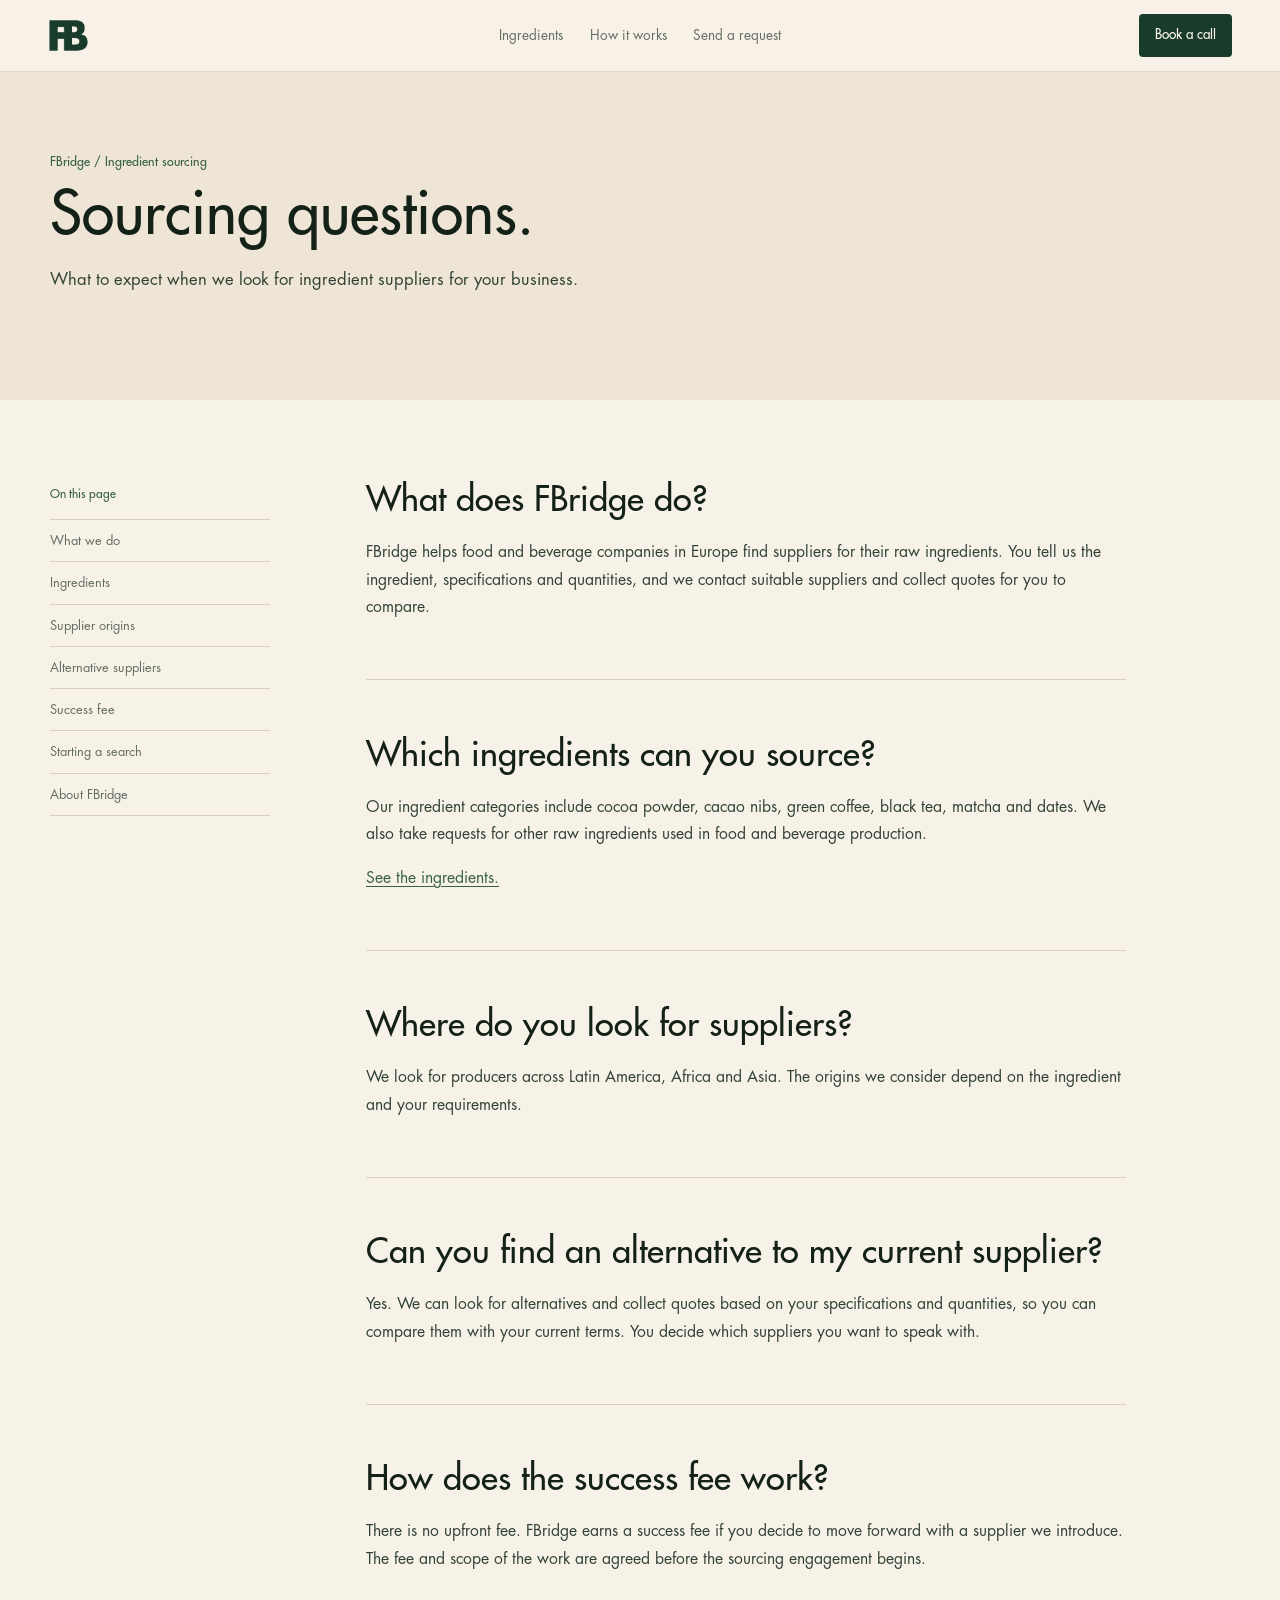
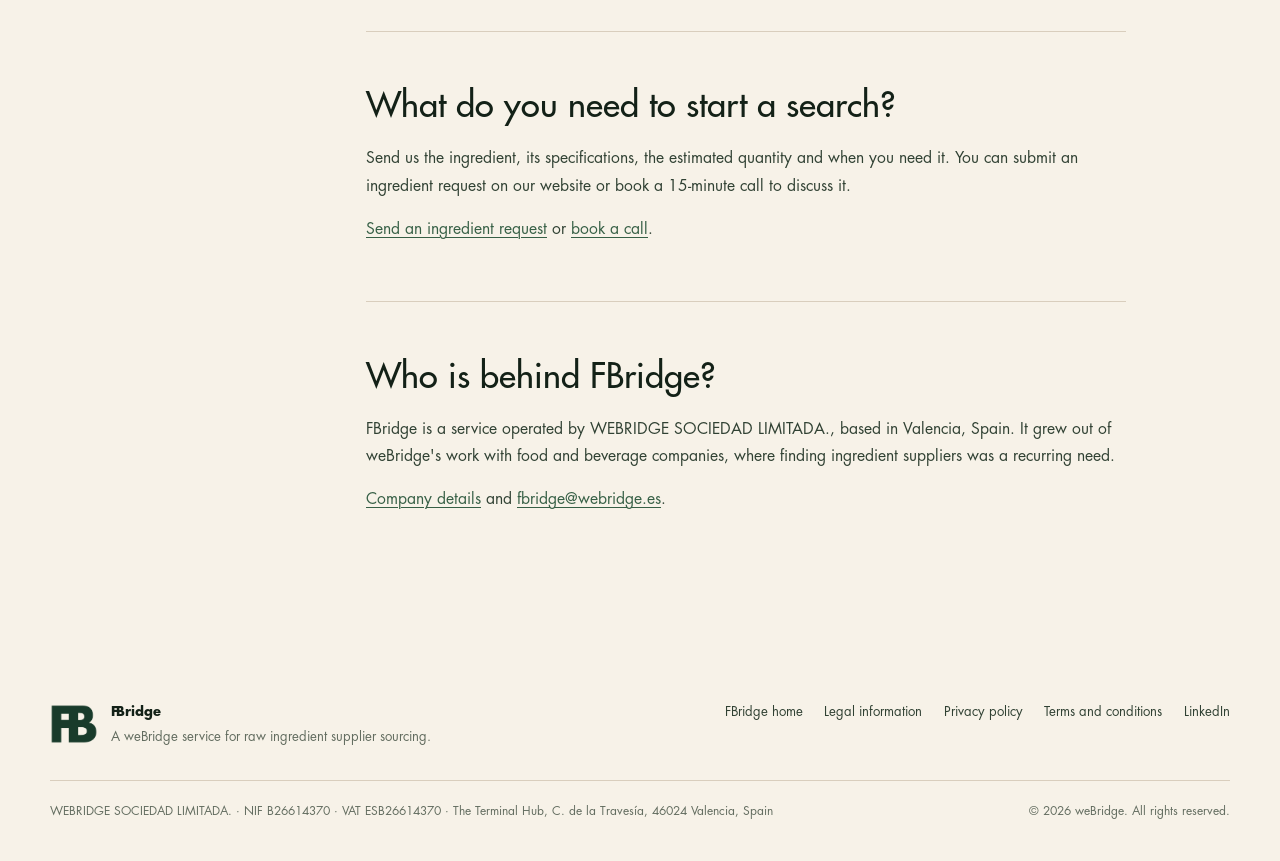
<file: sourcing-questions.html>
<!doctype html>
<html lang="en">
  <head>
    <meta charset="utf-8" />
    <meta name="viewport" content="width=device-width, initial-scale=1" />
    <title>Ingredient sourcing: questions and answers | FBridge</title>
    <meta name="description" content="How FBridge finds raw ingredient suppliers for European food and beverage companies, compares quotes and works on a success-fee basis." />
    <meta name="robots" content="index, follow, max-image-preview:large" />
    <link rel="canonical" href="https://itsfbridge.com/sourcing-questions.html" />
    <meta property="og:site_name" content="FBridge" />
    <meta property="og:title" content="Ingredient sourcing: questions and answers | FBridge" />
    <meta property="og:description" content="How FBridge finds raw ingredient suppliers, compares quotes and works on a success-fee basis." />
    <meta property="og:url" content="https://itsfbridge.com/sourcing-questions.html" />
    <meta property="og:type" content="website" />
    <meta property="og:image" content="https://itsfbridge.com/assets/og-logo.png" />
    <meta property="og:image:width" content="1200" />
    <meta property="og:image:height" content="630" />
    <meta property="og:image:alt" content="FBridge logo" />
    <meta name="twitter:card" content="summary_large_image" />
    <meta name="twitter:title" content="Ingredient sourcing: questions and answers | FBridge" />
    <meta name="twitter:description" content="How FBridge finds raw ingredient suppliers, compares quotes and works on a success-fee basis." />
    <meta name="twitter:image" content="https://itsfbridge.com/assets/og-logo.png" />
    <meta name="twitter:image:alt" content="FBridge logo" />
    <link rel="icon" href="assets/fbridge-favicon.png?v=20260916-1" type="image/png" />
    <link rel="apple-touch-icon" href="assets/fbridge-favicon.png?v=20260916-1" />
    <link rel="stylesheet" href="styles.css" />
    <script type="application/ld+json">
      {
        "@context": "https://schema.org",
        "@type": "FAQPage",
        "@id": "https://itsfbridge.com/sourcing-questions.html#faq",
        "url": "https://itsfbridge.com/sourcing-questions.html",
        "name": "Ingredient sourcing: questions and answers",
        "inLanguage": "en",
        "isPartOf": { "@id": "https://itsfbridge.com/#website" },
        "about": { "@id": "https://itsfbridge.com/#sourcing-service" },
        "mainEntity": [
          {
            "@type": "Question",
            "name": "What does FBridge do?",
            "acceptedAnswer": { "@type": "Answer", "text": "FBridge helps food and beverage companies in Europe find suppliers for their raw ingredients. You tell us the ingredient, specifications and quantities, and we contact suitable suppliers and collect quotes for you to compare." }
          },
          {
            "@type": "Question",
            "name": "Which ingredients can you source?",
            "acceptedAnswer": { "@type": "Answer", "text": "Our ingredient categories include cocoa powder, cacao nibs, green coffee, black tea, matcha and dates. We also take requests for other raw ingredients used in food and beverage production." }
          },
          {
            "@type": "Question",
            "name": "Where do you look for suppliers?",
            "acceptedAnswer": { "@type": "Answer", "text": "We look for producers across Latin America, Africa and Asia. The origins we consider depend on the ingredient and your requirements." }
          },
          {
            "@type": "Question",
            "name": "Can you find an alternative to my current supplier?",
            "acceptedAnswer": { "@type": "Answer", "text": "Yes. We can look for alternatives and collect quotes based on your specifications and quantities, so you can compare them with your current terms. You decide which suppliers you want to speak with." }
          },
          {
            "@type": "Question",
            "name": "How does the success fee work?",
            "acceptedAnswer": { "@type": "Answer", "text": "There is no upfront fee. FBridge earns a success fee if you decide to move forward with a supplier we introduce. The fee and scope of the work are agreed before the sourcing engagement begins." }
          },
          {
            "@type": "Question",
            "name": "What do you need to start a search?",
            "acceptedAnswer": { "@type": "Answer", "text": "Send us the ingredient, its specifications, the estimated quantity and when you need it. You can submit an ingredient request on our website or book a 15-minute call to discuss it." }
          },
          {
            "@type": "Question",
            "name": "Who is behind FBridge?",
            "acceptedAnswer": { "@type": "Answer", "text": "FBridge is a service operated by WEBRIDGE SOCIEDAD LIMITADA., based in Valencia, Spain. It grew out of weBridge's work with food and beverage companies, where finding ingredient suppliers was a recurring need." }
          }
        ]
      }
    </script>
  </head>
  <body class="legal-page">
    <main class="site-shell">
      <header class="site-header" aria-label="Primary navigation">
        <a class="brand-lockup" href="/" aria-label="FBridge home">
          <img class="brand-logo" src="assets/fbridge-monogram.png?v=20260916-1" alt="" width="1000" height="829" aria-hidden="true" />
        </a>
        <nav class="site-nav" aria-label="Page sections">
          <a href="/#ingredients">Ingredients</a>
          <a href="/#process">How it works</a>
          <a href="/#contact">Send a request</a>
        </nav>
        <a class="header-cta" href="https://cal.com/sergio-tomas-juan-6ize8r/15min" target="_blank" rel="noopener noreferrer">Book a call</a>
      </header>

      <section class="legal-hero">
        <div class="legal-hero-inner">
          <p class="eyebrow">FBridge / Ingredient sourcing</p>
          <h1>Sourcing questions.</h1>
          <p>What to expect when we look for ingredient suppliers for your business.</p>
        </div>
      </section>

      <div class="legal-layout">
        <aside class="legal-index">
          <span>On this page</span>
          <nav aria-label="Page contents">
            <a href="#service">What we do</a>
            <a href="#ingredients">Ingredients</a>
            <a href="#origins">Supplier origins</a>
            <a href="#alternatives">Alternative suppliers</a>
            <a href="#fees">Success fee</a>
            <a href="#request">Starting a search</a>
            <a href="#company">About FBridge</a>
          </nav>
        </aside>

        <article class="legal-content">
          <section id="service" data-faq>
            <h2>What does FBridge do?</h2>
            <p data-answer>FBridge helps food and beverage companies in Europe find suppliers for their raw ingredients. You tell us the ingredient, specifications and quantities, and we contact suitable suppliers and collect quotes for you to compare.</p>
          </section>
          <section id="ingredients" data-faq>
            <h2>Which ingredients can you source?</h2>
            <p data-answer>Our ingredient categories include cocoa powder, cacao nibs, green coffee, black tea, matcha and dates. We also take requests for other raw ingredients used in food and beverage production.</p>
            <p><a href="/#ingredients">See the ingredients.</a></p>
          </section>
          <section id="origins" data-faq>
            <h2>Where do you look for suppliers?</h2>
            <p data-answer>We look for producers across Latin America, Africa and Asia. The origins we consider depend on the ingredient and your requirements.</p>
          </section>
          <section id="alternatives" data-faq>
            <h2>Can you find an alternative to my current supplier?</h2>
            <p data-answer>Yes. We can look for alternatives and collect quotes based on your specifications and quantities, so you can compare them with your current terms. You decide which suppliers you want to speak with.</p>
          </section>
          <section id="fees" data-faq>
            <h2>How does the success fee work?</h2>
            <p data-answer>There is no upfront fee. FBridge earns a success fee if you decide to move forward with a supplier we introduce. The fee and scope of the work are agreed before the sourcing engagement begins.</p>
          </section>
          <section id="request" data-faq>
            <h2>What do you need to start a search?</h2>
            <p data-answer>Send us the ingredient, its specifications, the estimated quantity and when you need it. You can submit an ingredient request on our website or book a 15-minute call to discuss it.</p>
            <p><a href="/#contact">Send an ingredient request</a> or <a href="https://cal.com/sergio-tomas-juan-6ize8r/15min" target="_blank" rel="noopener noreferrer">book a call</a>.</p>
          </section>
          <section id="company" data-faq>
            <h2>Who is behind FBridge?</h2>
            <p data-answer>FBridge is a service operated by WEBRIDGE SOCIEDAD LIMITADA., based in Valencia, Spain. It grew out of weBridge's work with food and beverage companies, where finding ingredient suppliers was a recurring need.</p>
            <p><a href="legal-information.html">Company details</a> and <a href="mailto:fbridge@webridge.es">fbridge@webridge.es</a>.</p>
          </section>
        </article>
      </div>

      <footer class="site-footer">
        <div class="footer-main">
          <div class="footer-identity">
            <img class="footer-logo" src="assets/fbridge-monogram.png?v=20260916-1" alt="" width="1000" height="829" loading="lazy" decoding="async" aria-hidden="true" />
            <div><span class="footer-brand brand-wordmark" aria-label="FBridge"><span aria-hidden="true"><span class="brand-wordmark-f">F</span><span class="brand-wordmark-b">B</span>ridge</span></span><p>A weBridge service for raw ingredient supplier sourcing.</p></div>
          </div>
          <nav class="footer-links" aria-label="Footer links">
            <a href="/">FBridge home</a>
            <a href="legal-information.html">Legal information</a>
            <a href="privacy-policy.html">Privacy policy</a>
            <a href="terms-and-conditions.html">Terms and conditions</a>
            <a href="https://www.linkedin.com/company/itsfbridge" target="_blank" rel="noopener noreferrer">LinkedIn</a>
          </nav>
        </div>
        <div class="footer-legal">
          <p>WEBRIDGE SOCIEDAD LIMITADA. &middot; NIF B26614370 &middot; VAT ESB26614370 &middot; The Terminal Hub, C. de la Traves&iacute;a, 46024 Valencia, Spain</p>
          <p>&copy; 2026 weBridge. All rights reserved.</p>
        </div>
      </footer>
    </main>
  </body>
</html>
</file>
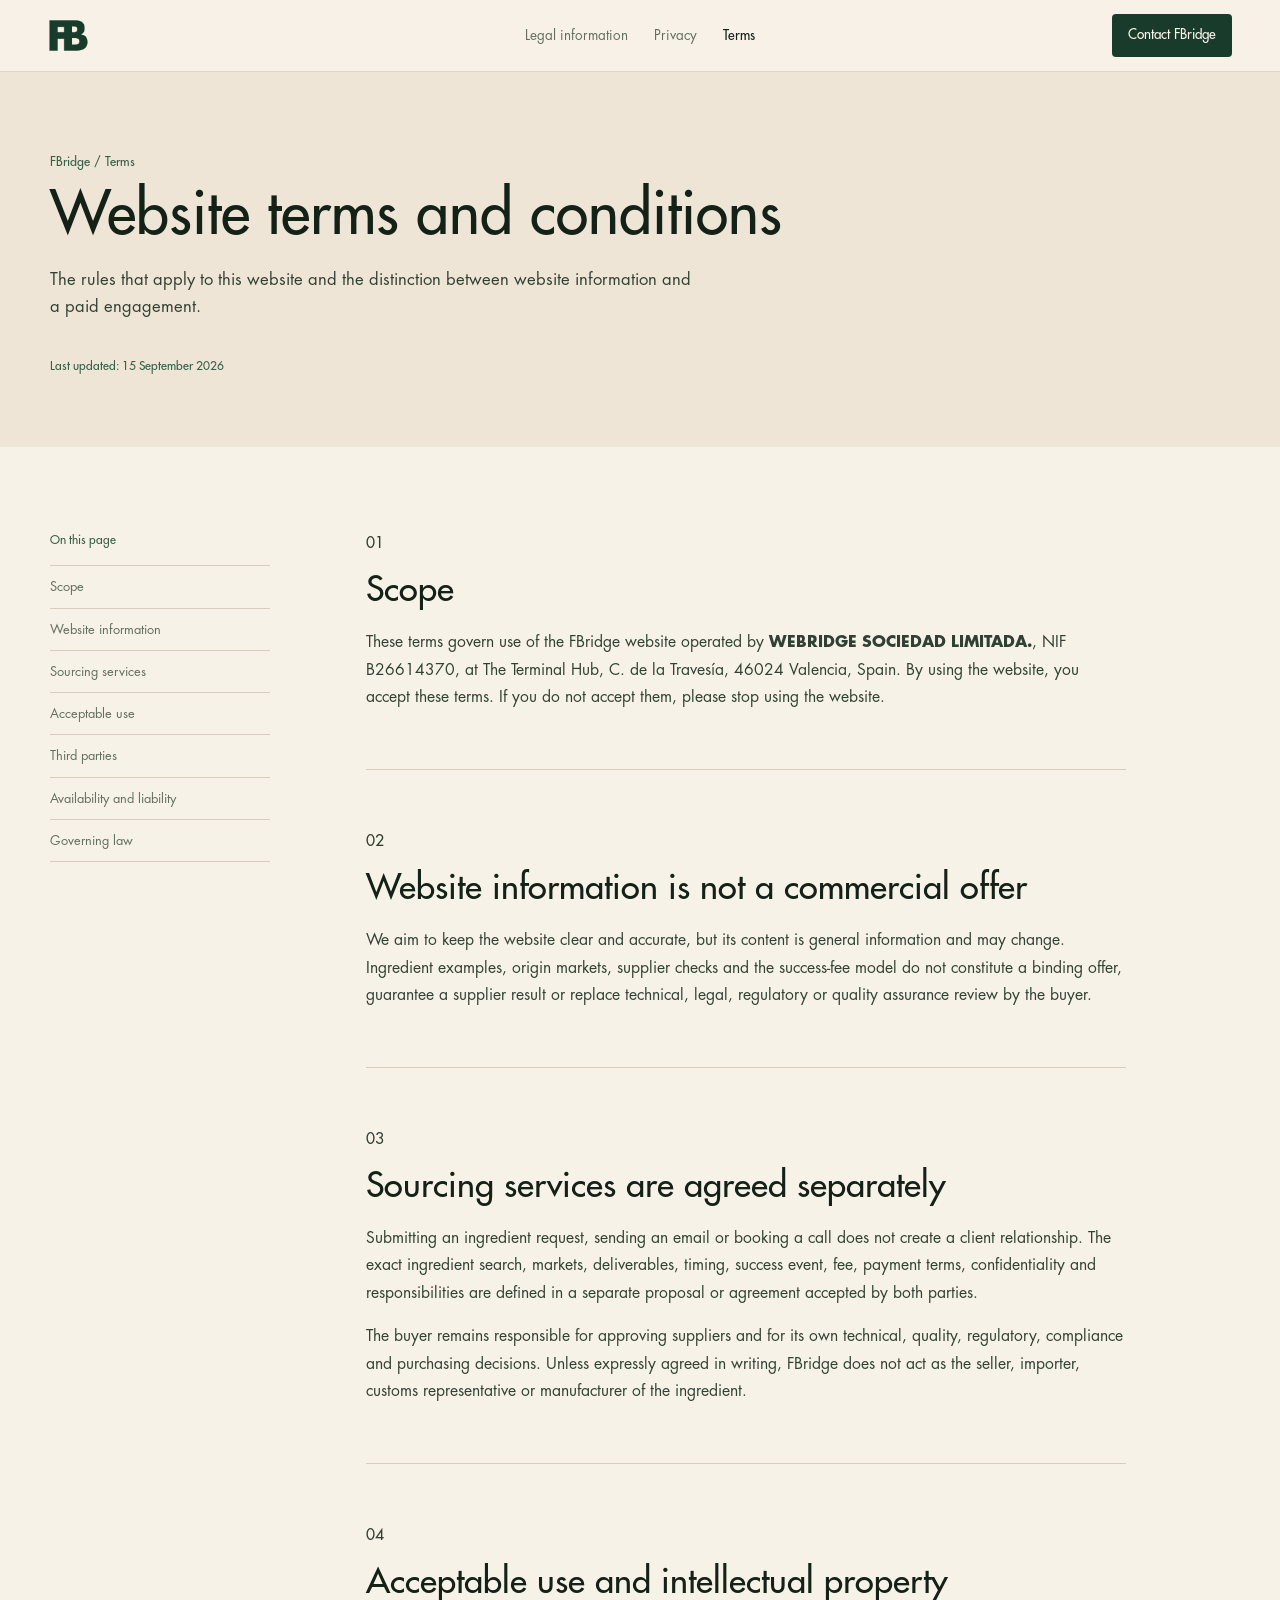
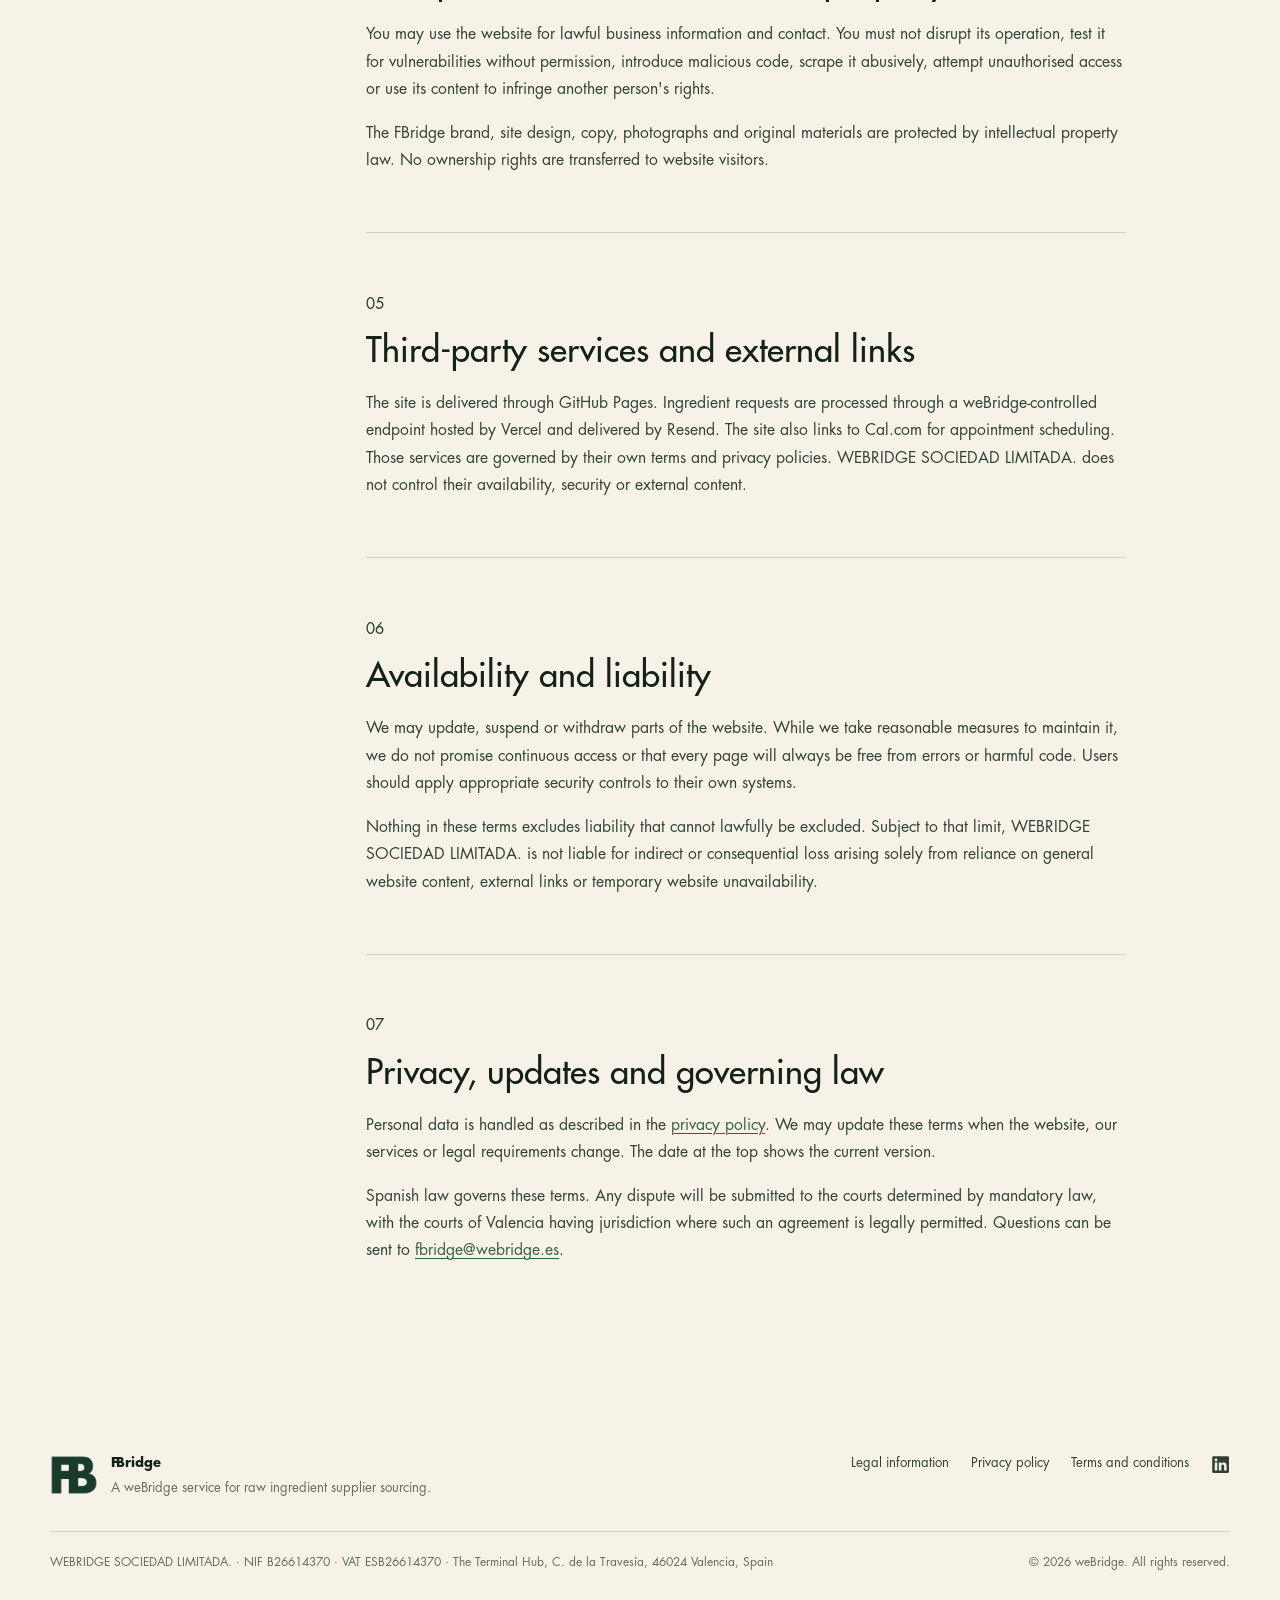
<file: terms-and-conditions.html>
<!doctype html>
<html lang="en">
  <head>
    <meta charset="utf-8" />
    <meta name="viewport" content="width=device-width, initial-scale=1" />
    <title>Terms and conditions | FBridge</title>
    <meta name="description" content="Terms and conditions for using the FBridge website." />
    <meta name="robots" content="index, follow" />
    <link rel="canonical" href="https://itsfbridge.com/terms-and-conditions.html" />
    <link rel="icon" href="assets/fbridge-favicon.png?v=20260916-1" type="image/png" />
    <link rel="apple-touch-icon" href="assets/fbridge-favicon.png?v=20260916-1" />
    <link rel="stylesheet" href="styles.css" />
  </head>
  <body class="legal-page">
    <main class="site-shell">
      <header class="site-header" aria-label="Primary navigation">
        <a class="brand-lockup" href="/" aria-label="FBridge home">
          <img class="brand-logo" src="assets/fbridge-monogram.png?v=20260916-1" alt="" width="1000" height="829" aria-hidden="true" />
        </a>
        <nav class="site-nav" aria-label="Legal pages">
          <a href="legal-information.html">Legal information</a>
          <a href="privacy-policy.html">Privacy</a>
          <a href="terms-and-conditions.html" aria-current="page">Terms</a>
        </nav>
        <a class="header-cta" href="/#contact">Contact FBridge</a>
      </header>

      <section class="legal-hero">
        <div class="legal-hero-inner">
          <p class="eyebrow">FBridge / Terms</p>
          <h1>Website terms and conditions</h1>
          <p>The rules that apply to this website and the distinction between website information and a paid engagement.</p>
          <span>Last updated: 15 September 2026</span>
        </div>
      </section>

      <div class="legal-layout">
        <aside class="legal-index">
          <span>On this page</span>
          <nav aria-label="Page contents">
            <a href="#scope">Scope</a>
            <a href="#information">Website information</a>
            <a href="#services">Sourcing services</a>
            <a href="#use">Acceptable use</a>
            <a href="#third-parties">Third parties</a>
            <a href="#liability">Availability and liability</a>
            <a href="#law">Governing law</a>
          </nav>
        </aside>

        <article class="legal-content">
          <section id="scope">
            <p class="legal-number">01</p>
            <h2>Scope</h2>
            <p>
              These terms govern use of the FBridge website operated by <strong>WEBRIDGE SOCIEDAD LIMITADA.</strong>,
              NIF B26614370, at The Terminal Hub, C. de la Travesía, 46024 Valencia, Spain. By using the website,
              you accept these terms. If you do not accept them, please stop using the website.
            </p>
          </section>

          <section id="information">
            <p class="legal-number">02</p>
            <h2>Website information is not a commercial offer</h2>
            <p>
              We aim to keep the website clear and accurate, but its content is general information and may change.
              Ingredient examples, origin markets, supplier checks and the success-fee model do not constitute a
              binding offer, guarantee a supplier result or replace technical, legal, regulatory or quality assurance
              review by the buyer.
            </p>
          </section>

          <section id="services">
            <p class="legal-number">03</p>
            <h2>Sourcing services are agreed separately</h2>
            <p>
              Submitting an ingredient request, sending an email or booking a call does not create a client
              relationship. The exact ingredient search, markets, deliverables, timing, success event, fee, payment
              terms, confidentiality and responsibilities are defined in a separate proposal or agreement accepted
              by both parties.
            </p>
            <p>
              The buyer remains responsible for approving suppliers and for its own technical, quality, regulatory,
              compliance and purchasing decisions. Unless expressly agreed in writing, FBridge does not act as the
              seller, importer, customs representative or manufacturer of the ingredient.
            </p>
          </section>

          <section id="use">
            <p class="legal-number">04</p>
            <h2>Acceptable use and intellectual property</h2>
            <p>
              You may use the website for lawful business information and contact. You must not disrupt its operation,
              test it for vulnerabilities without permission, introduce malicious code, scrape it abusively, attempt
              unauthorised access or use its content to infringe another person's rights.
            </p>
            <p>
              The FBridge brand, site design, copy, photographs and original materials are protected by intellectual
              property law. No ownership rights are transferred to website visitors.
            </p>
          </section>

          <section id="third-parties">
            <p class="legal-number">05</p>
            <h2>Third-party services and external links</h2>
            <p>
              The site is delivered through GitHub Pages. Ingredient requests are processed through a
              weBridge-controlled endpoint hosted by Vercel and delivered by Resend. The site also links to Cal.com
              for appointment scheduling. Those services are governed by their own terms and privacy policies.
              WEBRIDGE SOCIEDAD LIMITADA. does not control their availability, security or external content.
            </p>
          </section>

          <section id="liability">
            <p class="legal-number">06</p>
            <h2>Availability and liability</h2>
            <p>
              We may update, suspend or withdraw parts of the website. While we take reasonable measures to maintain it,
              we do not promise continuous access or that every page will always be free from errors or harmful code.
              Users should apply appropriate security controls to their own systems.
            </p>
            <p>
              Nothing in these terms excludes liability that cannot lawfully be excluded. Subject to that limit,
              WEBRIDGE SOCIEDAD LIMITADA. is not liable for indirect or consequential loss arising solely from reliance
              on general website content, external links or temporary website unavailability.
            </p>
          </section>

          <section id="law">
            <p class="legal-number">07</p>
            <h2>Privacy, updates and governing law</h2>
            <p>
              Personal data is handled as described in the <a href="privacy-policy.html">privacy policy</a>. We may
              update these terms when the website, our services or legal requirements change. The date at the top shows
              the current version.
            </p>
            <p>
              Spanish law governs these terms. Any dispute will be submitted to the courts determined by mandatory law,
              with the courts of Valencia having jurisdiction where such an agreement is legally permitted. Questions
              can be sent to <a href="mailto:fbridge@webridge.es">fbridge@webridge.es</a>.
            </p>
          </section>
        </article>
      </div>

      <footer class="site-footer">
        <div class="footer-main">
          <div class="footer-identity">
            <img class="footer-logo" src="assets/fbridge-monogram.png?v=20260916-1" alt="" width="1000" height="829" loading="lazy" decoding="async" aria-hidden="true" />
            <div><span class="footer-brand brand-wordmark" aria-label="FBridge"><span aria-hidden="true"><span class="brand-wordmark-f">F</span><span class="brand-wordmark-b">B</span>ridge</span></span><p>A weBridge service for raw ingredient supplier sourcing.</p></div>
          </div>
          <nav class="footer-links" aria-label="Footer links">
            <a href="legal-information.html">Legal information</a>
            <a href="privacy-policy.html">Privacy policy</a>
            <a href="terms-and-conditions.html">Terms and conditions</a>
            <a class="footer-social-link" href="https://www.linkedin.com/company/itsfbridge" target="_blank" rel="noopener noreferrer" aria-label="FBridge on LinkedIn" title="FBridge on LinkedIn">
              <svg viewBox="0 0 448 512" aria-hidden="true" focusable="false"><path d="M416 32H31.9C14.3 32 0 46.5 0 64.3v383.4C0 465.5 14.3 480 31.9 480H416c17.6 0 32-14.5 32-32.3V64.3C448 46.5 433.6 32 416 32ZM135.4 416H69V202.2h66.5V416ZM102.2 173c-21.3 0-38.5-17.3-38.5-38.5S80.9 96 102.2 96c21.2 0 38.5 17.3 38.5 38.5 0 21.3-17.2 38.5-38.5 38.5ZM384.3 416h-66.4V312c0-24.8-.5-56.7-34.5-56.7-34.6 0-39.9 27-39.9 54.9V416h-66.4V202.2h63.7v29.2h.9c8.9-16.8 30.6-34.5 62.9-34.5 67.2 0 79.7 44.3 79.7 101.9V416Z" /></svg>
            </a>
          </nav>
        </div>
        <div class="footer-legal">
          <p>WEBRIDGE SOCIEDAD LIMITADA. · NIF B26614370 · VAT ESB26614370 · The Terminal Hub, C. de la Travesía, 46024 Valencia, Spain</p>
          <p>© 2026 weBridge. All rights reserved.</p>
        </div>
      </footer>
    </main>
  </body>
</html>
</file>
<file: styles.css>
@font-face {
  font-family: "FBridge Futura";
  src: url("assets/fonts/FuturaStd-Book.otf") format("opentype");
  font-style: normal;
  font-weight: 400;
  font-display: swap;
}

@font-face {
  font-family: "FBridge Futura";
  src: url("assets/fonts/FuturaStd-Medium.otf") format("opentype");
  font-style: normal;
  font-weight: 500;
  font-display: swap;
}

@font-face {
  font-family: "FBridge Futura";
  src: url("assets/fonts/FuturaStd-Bold.otf") format("opentype");
  font-style: normal;
  font-weight: 700;
  font-display: swap;
}

:root {
  --fb-ink: #132117;
  --fb-ink-soft: #304133;
  --fb-paper: #f7f2e8;
  --fb-surface: #fffaf1;
  --fb-surface-deep: #eee5d6;
  --fb-line: #d9cebd;
  --fb-green: #365f45;
  --fb-green-dark: #193b2b;
  --fb-sage: #9ead88;
  --fb-clay: #9a6a43;
  --fb-muted: #626c5f;
  --fb-on-dark: #fff9ec;
  --fb-on-dark-muted: #d8decc;
  --fb-font-family: "FBridge Futura", Futura, "Futura PT", "Futura Std", "Century Gothic", sans-serif;
}

* {
  box-sizing: border-box;
}

html {
  scroll-behavior: smooth;
  background: var(--fb-paper);
}

body {
  margin: 0;
  background: var(--fb-paper);
  color: var(--fb-ink);
  font-family: var(--fb-font-family);
  font-weight: 400;
}

a {
  color: inherit;
  text-decoration: none;
}

img {
  display: block;
  max-width: 100%;
}

.site-shell {
  min-height: 100vh;
  overflow: hidden;
  background:
    linear-gradient(180deg, rgba(255, 250, 241, 0.5) 0%, rgba(247, 242, 232, 0) 28rem),
    var(--fb-paper);
}

.site-header {
  position: sticky;
  top: 0;
  z-index: 20;
  display: grid;
  grid-template-columns: 1fr auto 1fr;
  align-items: center;
  gap: 1rem;
  min-height: 72px;
  padding: 0 3rem;
  border-bottom: 1px solid rgba(19, 33, 23, 0.12);
  background: rgba(247, 242, 232, 0.94);
}

.brand-lockup,
.site-nav,
.hero-actions,
.route-strip,
.supplier-list article {
  display: flex;
  align-items: center;
}

.proof-band {
  display: grid;
  grid-template-columns: repeat(3, minmax(0, 1fr));
  width: min(100% - 4rem, 1180px);
  margin: 1.6rem auto 0;
  border-top: 1px solid var(--fb-line);
  border-bottom: 1px solid var(--fb-line);
}

.proof-band article {
  min-height: 9.2rem;
  padding: 1.35rem 1.45rem 1.35rem 0;
}

.proof-band article + article {
  border-left: 1px solid var(--fb-line);
  padding-right: 1.45rem;
  padding-left: 1.45rem;
}

.proof-band span,
.assurance-grid span {
  display: block;
  margin-bottom: 0.85rem;
  color: var(--fb-green);
  font-size: 0.76rem;
  font-weight: 500;
  letter-spacing: 0;
}

.proof-band p,
.assurance-grid p {
  margin: 0;
  color: var(--fb-ink-soft);
  font-size: 0.98rem;
  line-height: 1.6;
}

.brand-lockup {
  width: fit-content;
  color: var(--fb-ink);
  font-size: 1rem;
  font-weight: 700;
  letter-spacing: 0;
}

.brand-wordmark,
.brand-wordmark-f,
.brand-wordmark-b {
  display: inline-block;
}

.brand-wordmark-f,
.brand-wordmark-b {
  vertical-align: baseline;
}

.brand-wordmark-b {
  margin-left: -0.14em;
}

.brand-logo {
  width: 2.55rem;
  height: auto;
  flex: 0 0 auto;
}

.site-nav {
  gap: 1.65rem;
  justify-content: center;
  color: var(--fb-muted);
  font-size: 0.84rem;
}

.site-nav a,
.header-cta,
.primary-button,
.secondary-button {
  transition: background 180ms ease, color 180ms ease, transform 180ms ease;
}

.site-nav a:hover {
  color: var(--fb-ink);
}

a:focus-visible {
  outline: 2px solid var(--fb-clay);
  outline-offset: 4px;
}

.header-cta {
  justify-self: end;
  min-height: 2.65rem;
  padding: 0.78rem 1rem;
  border-radius: 4px;
  background: var(--fb-green-dark);
  color: var(--fb-on-dark);
  font-size: 0.84rem;
  font-weight: 500;
}

.header-cta:hover,
.primary-button:hover {
  background: var(--fb-green);
  transform: translateY(-1px);
}

.hero-section {
  position: relative;
  isolation: isolate;
  display: flex;
  align-items: center;
  width: 100%;
  min-height: calc(100svh - 118px);
  margin: 0;
  overflow: hidden;
  border-bottom: 1px solid rgba(255, 249, 236, 0.18);
  background: var(--fb-green-dark);
}

.hero-copy {
  position: relative;
  z-index: 2;
  width: min(100% - 6rem, 1180px);
  max-width: none;
  margin: 0 auto;
  padding: 6.5rem 0 6rem;
}

.hero-canvas {
  position: absolute;
  inset: 0;
  z-index: 0;
  width: 100%;
  height: 100%;
  pointer-events: none;
}

.hero-section::after {
  position: absolute;
  inset: 0;
  z-index: 1;
  background: rgba(8, 31, 20, 0.18);
  content: "";
  pointer-events: none;
}

.eyebrow {
  margin: 0 0 1rem;
  color: var(--fb-green);
  font-size: 0.78rem;
  font-weight: 500;
  letter-spacing: 0;
}

h1,
h2,
h3,
p,
dl,
figure {
  margin-top: 0;
}

h1,
h2,
h3 {
  color: var(--fb-ink);
  font-weight: 500;
  letter-spacing: 0;
}

h1 {
  max-width: 720px;
  margin-bottom: 1.45rem;
  font-family: var(--fb-font-family);
  font-size: 4.15rem;
  line-height: 1.02;
}

.hero-section h1 {
  max-width: 1180px;
  margin-bottom: 1.7rem;
  color: var(--fb-on-dark);
  font-size: 5.3rem;
  line-height: 1.04;
  text-wrap: balance;
}

h2 {
  max-width: 630px;
  margin-bottom: 0;
  font-family: var(--fb-font-family);
  font-size: 2.72rem;
  line-height: 1.02;
}

h3 {
  margin-bottom: 0.55rem;
  font-size: 1.22rem;
  line-height: 1.2;
}

.hero-lede {
  max-width: 760px;
  margin-bottom: 1.8rem;
  color: var(--fb-on-dark-muted);
  font-size: 1.12rem;
  line-height: 1.62;
}

.hero-section .eyebrow {
  color: var(--fb-sage);
}

.hero-actions {
  flex-wrap: wrap;
  gap: 0.72rem;
  margin-bottom: 0;
}

.primary-button,
.secondary-button {
  display: inline-flex;
  min-height: 3rem;
  align-items: center;
  justify-content: center;
  border-radius: 4px;
  padding: 0.9rem 1.05rem;
  font-size: 0.88rem;
  font-weight: 500;
}

.primary-button {
  background: var(--fb-green-dark);
  color: var(--fb-on-dark);
}

.secondary-button {
  background: rgba(19, 33, 23, 0.08);
  color: var(--fb-ink);
}

.secondary-button:hover {
  background: rgba(54, 95, 69, 0.15);
  transform: translateY(-1px);
}

.hero-section .primary-button {
  background: var(--fb-on-dark);
  color: var(--fb-green-dark);
}

.hero-section .primary-button:hover {
  background: #f1eadc;
}

.hero-section .secondary-button {
  background: rgba(255, 249, 236, 0.1);
  color: var(--fb-on-dark);
}

.hero-section .secondary-button:hover {
  background: rgba(255, 249, 236, 0.17);
}

.route-strip span,
.detail-panel span,
.supplier-list span,
.region-table span,
.process-list span {
  display: block;
  color: var(--fb-muted);
  font-size: 0.76rem;
  font-weight: 500;
  letter-spacing: 0;
}

.route-strip {
  display: grid;
  grid-template-columns: repeat(4, minmax(0, 1fr));
  width: min(100% - 4rem, 1180px);
  margin: 0 auto;
  border-top: 1px solid var(--fb-line);
  border-bottom: 1px solid var(--fb-line);
}

.route-strip span {
  display: flex;
  align-items: center;
  min-height: 4.8rem;
  padding: 1rem 1.1rem;
  color: var(--fb-ink-soft);
  font-size: 0.84rem;
}

.route-strip span + span {
  border-left: 1px solid var(--fb-line);
}

.content-section {
  width: min(100% - 4rem, 1180px);
  margin: 0 auto;
  padding: 5rem 0;
}

.ingredient-showcase {
  padding-top: 5.6rem;
  padding-bottom: 5.6rem;
}

.ingredient-intro {
  display: grid;
  grid-template-columns: minmax(0, 1.12fr) minmax(280px, 0.68fr);
  gap: 4.5rem;
  align-items: end;
  margin-bottom: 2.5rem;
}

.ingredient-intro h2 {
  max-width: 720px;
}

.ingredient-intro > p,
.ingredient-card p,
.ingredient-note,
.contact-heading > p,
.footer-main p,
.footer-legal p {
  margin-bottom: 0;
  color: var(--fb-muted);
  font-size: 0.95rem;
  line-height: 1.65;
}

.ingredient-grid {
  display: grid;
  grid-template-columns: repeat(3, minmax(0, 1fr));
  gap: 1px;
  overflow: hidden;
  border: 1px solid var(--fb-line);
  border-radius: 6px;
  background: var(--fb-line);
}

.ingredient-card {
  min-width: 0;
  background: var(--fb-surface);
}

.ingredient-image {
  aspect-ratio: 4 / 3;
  overflow: hidden;
  background: var(--fb-surface-deep);
}

.ingredient-image img {
  width: 100%;
  height: 100%;
  object-fit: cover;
  filter: saturate(0.88) contrast(0.97);
  transition: transform 420ms ease, filter 420ms ease;
}

.ingredient-card:hover .ingredient-image img {
  filter: saturate(0.98) contrast(1);
  transform: scale(1.025);
}

.ingredient-copy {
  min-height: 6.4rem;
  padding: 1.2rem 1.35rem 1.35rem;
}

.ingredient-copy span {
  display: block;
  margin-bottom: 0.65rem;
  color: var(--fb-green);
  font-size: 0.74rem;
  font-weight: 500;
  letter-spacing: 0;
}

.ingredient-copy h3 {
  margin-bottom: 0;
}

.ingredient-note {
  padding-top: 1rem;
  color: var(--fb-ink-soft);
}

.section-grid {
  display: grid;
  grid-template-columns: minmax(250px, 0.7fr) minmax(0, 1fr);
  gap: 5rem;
  align-items: start;
}

.section-heading {
  max-width: 620px;
}

.section-body > p,
.section-intro > p,
.cta-section p,
.detail-panel p,
.supplier-list p,
.region-table p,
.process-list p {
  margin-bottom: 0;
  color: var(--fb-muted);
  font-size: 0.98rem;
  line-height: 1.7;
}

.detail-grid {
  display: grid;
  grid-template-columns: repeat(3, minmax(0, 1fr));
  gap: 1rem;
  margin-top: 2rem;
}

.detail-panel {
  min-height: 13rem;
  border-radius: 6px;
  padding: 1.45rem;
  background: var(--fb-surface);
}

.detail-panel:first-child {
  border-top: 3px solid var(--fb-green);
}

.detail-panel:nth-child(2) {
  border-top: 3px solid var(--fb-clay);
}

.detail-panel:nth-child(3) {
  border-top: 3px solid var(--fb-sage);
}

.detail-panel span,
.supplier-list span,
.region-table span {
  margin-bottom: 0.8rem;
}

.surface-band {
  background: var(--fb-surface-deep);
}

.supplier-list {
  margin-top: 2.1rem;
  border-top: 1px solid rgba(19, 33, 23, 0.16);
}

.supplier-list article {
  gap: 1.6rem;
  min-height: 8.6rem;
  padding: 1.3rem 0;
  border-bottom: 1px solid rgba(19, 33, 23, 0.16);
}

.supplier-list span {
  width: 6.5rem;
  flex: 0 0 auto;
  color: var(--fb-green);
}

.supplier-list h3 {
  width: min(18rem, 36%);
  flex: 0 0 auto;
  margin-bottom: 0;
}

.supplier-list p {
  flex: 1;
}

.section-intro {
  display: grid;
  grid-template-columns: minmax(250px, 0.78fr) minmax(0, 1fr);
  gap: 4rem;
  align-items: end;
  margin-bottom: 2.4rem;
}

.section-intro h2 {
  max-width: 760px;
}

.section-intro p {
  max-width: 600px;
}

.region-table {
  display: grid;
  grid-template-columns: repeat(2, minmax(0, 1fr));
  border-top: 1px solid var(--fb-line);
  border-bottom: 1px solid var(--fb-line);
}

.region-table article {
  padding: 2rem 2rem 2rem 0;
}

.region-table article + article {
  border-left: 1px solid var(--fb-line);
  padding-right: 0;
  padding-left: 2rem;
}

.region-table h3 {
  max-width: 440px;
}

.process-section {
  display: grid;
  grid-template-columns: minmax(250px, 0.7fr) minmax(0, 1fr);
  gap: 5rem;
  padding-top: 3rem;
}

.process-list {
  border-top: 1px solid var(--fb-line);
}

.process-list article {
  display: grid;
  grid-template-columns: 4.25rem minmax(0, 1fr);
  gap: 1.2rem;
  padding: 1.35rem 0;
  border-bottom: 1px solid var(--fb-line);
}

.process-list span {
  color: var(--fb-clay);
}

.process-list h3 {
  margin-bottom: 0.35rem;
}

.assurance-section {
  display: grid;
  grid-template-columns: minmax(250px, 0.72fr) minmax(0, 1fr);
  gap: 5rem;
  border-top: 1px solid var(--fb-line);
}

.assurance-grid {
  display: grid;
  grid-template-columns: repeat(3, minmax(0, 1fr));
  border: 1px solid var(--fb-line);
  background: rgba(255, 250, 241, 0.44);
}

.assurance-grid article {
  padding: 1.45rem;
}

.assurance-grid article + article {
  border-left: 1px solid var(--fb-line);
}

.contact-band {
  background: var(--fb-green-dark);
}

.contact-inner {
  display: grid;
  grid-template-columns: minmax(260px, 0.76fr) minmax(0, 1.24fr);
  gap: 5rem;
  padding-top: 4.8rem;
  padding-bottom: 4.8rem;
}

.contact-heading h2 {
  color: var(--fb-on-dark);
}

.contact-heading > p {
  max-width: 490px;
  margin-top: 0.95rem;
  color: var(--fb-on-dark-muted);
}

.contact-heading .eyebrow {
  color: var(--fb-sage);
}

.contact-heading > p a,
.contact-calendar-link,
.form-consent a {
  color: var(--fb-on-dark);
  text-decoration: underline;
  text-decoration-thickness: 1px;
  text-underline-offset: 0.24em;
}

.contact-calendar-link {
  display: inline-flex;
  margin-top: 1.65rem;
  font-size: 0.9rem;
  line-height: 1.5;
}

.contact-heading > p a:hover,
.contact-calendar-link:hover,
.form-consent a:hover {
  color: var(--fb-sage);
}

.request-form {
  display: grid;
  gap: 1.45rem;
  min-width: 0;
  padding: 1.7rem 0 1.8rem;
  border-top: 1px solid rgba(255, 249, 236, 0.24);
  border-bottom: 1px solid rgba(255, 249, 236, 0.24);
}

.form-grid {
  display: grid;
  grid-template-columns: repeat(2, minmax(0, 1fr));
  gap: 1.15rem 1rem;
}

.form-field {
  display: grid;
  gap: 0.5rem;
  min-width: 0;
}

.form-field-full {
  grid-column: 1 / -1;
}

.form-field > span {
  color: var(--fb-on-dark);
  font-size: 0.78rem;
  font-weight: 500;
}

.form-field input,
.form-field select,
.form-field textarea {
  width: 100%;
  min-width: 0;
  border: 1px solid rgba(255, 249, 236, 0.28);
  border-radius: 4px;
  outline: 0;
  background: rgba(255, 249, 236, 0.06);
  color: var(--fb-on-dark);
  font: inherit;
  font-size: 0.92rem;
  line-height: 1.45;
}

.form-field input,
.form-field select {
  min-height: 3rem;
  padding: 0.72rem 0.82rem;
}

.form-field textarea {
  min-height: 7.8rem;
  padding: 0.82rem;
  resize: vertical;
}

.form-field input::placeholder,
.form-field textarea::placeholder {
  color: rgba(216, 222, 204, 0.58);
}

.form-field select {
  color-scheme: dark;
}

.form-field option {
  background: var(--fb-green-dark);
  color: var(--fb-on-dark);
}

.form-field input:focus-visible,
.form-field select:focus-visible,
.form-field textarea:focus-visible {
  border-color: var(--fb-sage);
  box-shadow: 0 0 0 3px rgba(158, 173, 136, 0.16);
}

.form-consent {
  display: grid;
  grid-template-columns: auto minmax(0, 1fr);
  gap: 0.65rem;
  align-items: start;
  color: var(--fb-on-dark-muted);
  font-size: 0.78rem;
  line-height: 1.55;
}

.form-consent input {
  width: 1rem;
  height: 1rem;
  margin: 0.12rem 0 0;
  accent-color: var(--fb-sage);
}

.form-submit-row {
  display: flex;
  align-items: center;
  gap: 1rem;
  min-height: 3rem;
}

.request-form button {
  border: 0;
  font: inherit;
  cursor: pointer;
}

.request-form button:focus-visible {
  outline: 2px solid var(--fb-sage);
  outline-offset: 4px;
}

.request-form button:disabled {
  cursor: wait;
  opacity: 0.64;
  transform: none;
}

.form-status {
  margin: 0;
  color: var(--fb-on-dark-muted);
  font-size: 0.82rem;
  line-height: 1.5;
}

.form-status[data-state="success"] {
  color: #cad8b8;
}

.form-status[data-state="error"] {
  color: #f1c7a5;
}

.form-honey {
  position: absolute !important;
  width: 1px !important;
  height: 1px !important;
  overflow: hidden !important;
  clip: rect(0, 0, 0, 0) !important;
  white-space: nowrap !important;
}

.light-button {
  background: var(--fb-on-dark);
  color: var(--fb-green-dark);
  white-space: nowrap;
}

.light-button:hover {
  background: #e9dec9;
  color: var(--fb-green-dark);
}

.about-band {
  border-top: 1px solid rgba(255, 249, 236, 0.15);
  background: var(--fb-green);
}

.about-inner {
  display: grid;
  grid-template-columns: minmax(220px, 0.62fr) minmax(0, 1.38fr);
  gap: 5rem;
  align-items: center;
  padding-top: 4rem;
  padding-bottom: 4rem;
}

.about-wordmark-link {
  display: block;
  width: fit-content;
  max-width: 100%;
}

.about-wordmark {
  width: min(100%, 20rem);
  height: auto;
}

.about-copy {
  max-width: 720px;
}

.about-copy .eyebrow {
  color: var(--fb-on-dark-muted);
}

.about-copy h2 {
  margin-bottom: 1.35rem;
  color: var(--fb-on-dark);
}

.about-copy > p:not(.eyebrow) {
  margin-bottom: 0;
  color: var(--fb-on-dark-muted);
  font-size: 0.98rem;
  line-height: 1.7;
}

.about-copy > p + p {
  margin-top: 0.85rem;
}

.site-footer {
  width: min(100% - 4rem, 1180px);
  margin: 0 auto;
  padding: 2.3rem 0 2.5rem;
  color: var(--fb-muted);
  font-size: 0.82rem;
}

.footer-main,
.footer-legal {
  display: flex;
  justify-content: space-between;
  gap: 2rem;
}

.footer-main {
  align-items: flex-start;
  padding-bottom: 2rem;
}

.footer-brand {
  display: block;
  margin-bottom: 0.35rem;
  color: var(--fb-ink);
  font-weight: 700;
}

.footer-identity {
  display: flex;
  align-items: flex-start;
  gap: 0.8rem;
}

.footer-logo {
  width: 3rem;
  height: auto;
  flex: 0 0 auto;
}

.footer-main p {
  font-size: 0.82rem;
}

.footer-links {
  display: flex;
  flex-wrap: wrap;
  justify-content: flex-end;
  gap: 0.7rem 1.35rem;
  color: var(--fb-ink-soft);
}

.footer-links a:hover {
  color: var(--fb-green);
}

.footer-social-link {
  display: inline-flex;
  align-items: center;
  justify-content: center;
  width: 1.2rem;
  height: 1.2rem;
  flex: 0 0 auto;
  color: var(--fb-ink-soft);
}

.footer-social-link svg {
  display: block;
  width: 100%;
  height: 100%;
  fill: currentColor;
}

.footer-legal {
  align-items: flex-start;
  padding-top: 1.35rem;
  border-top: 1px solid var(--fb-line);
}

.footer-legal p {
  max-width: 760px;
  font-size: 0.75rem;
  line-height: 1.55;
}

.footer-legal p:last-child {
  flex: 0 0 auto;
  text-align: right;
}

.site-nav a[aria-current="page"] {
  color: var(--fb-ink);
  font-weight: 500;
}

.legal-hero {
  background: var(--fb-surface-deep);
}

.legal-hero-inner {
  width: min(100% - 4rem, 1180px);
  margin: 0 auto;
  padding: 5.2rem 0 4.5rem;
}

.legal-hero h1 {
  max-width: 900px;
  margin-bottom: 1.25rem;
  font-size: 3.7rem;
}

.legal-hero-inner > p:not(.eyebrow) {
  max-width: 650px;
  margin-bottom: 2.2rem;
  color: var(--fb-ink-soft);
  font-size: 1.04rem;
  line-height: 1.65;
}

.legal-hero-inner > span,
.legal-index > span,
.legal-number {
  color: var(--fb-green);
  font-size: 0.75rem;
  font-weight: 500;
}

.legal-layout {
  display: grid;
  grid-template-columns: 220px minmax(0, 760px);
  gap: 6rem;
  width: min(100% - 4rem, 1180px);
  margin: 0 auto;
  padding: 5.2rem 0 6rem;
}

.legal-index {
  align-self: start;
  position: sticky;
  top: 7rem;
  padding-top: 0.2rem;
}

.legal-index > span {
  display: block;
  margin-bottom: 1.15rem;
}

.legal-index nav {
  display: grid;
  border-top: 1px solid var(--fb-line);
}

.legal-index a {
  padding: 0.75rem 0;
  border-bottom: 1px solid var(--fb-line);
  color: var(--fb-muted);
  font-size: 0.8rem;
  line-height: 1.35;
}

.legal-index a:hover {
  color: var(--fb-green);
}

.legal-content section {
  scroll-margin-top: 6.5rem;
  padding-bottom: 3.6rem;
}

.legal-content section + section {
  padding-top: 3.6rem;
  border-top: 1px solid var(--fb-line);
}

.legal-number {
  margin-bottom: 0.9rem;
}

.legal-content h2 {
  max-width: none;
  margin-bottom: 1.3rem;
  font-size: 2.15rem;
}

.legal-content p,
.legal-content li,
.legal-table-row span {
  color: var(--fb-ink-soft);
  font-size: 0.98rem;
  line-height: 1.75;
}

.legal-content p {
  margin-bottom: 1rem;
}

.legal-content p:last-child {
  margin-bottom: 0;
}

.legal-content ul {
  margin: 0 0 1.25rem;
  padding-left: 1.2rem;
}

.legal-content li + li {
  margin-top: 0.55rem;
}

.legal-content a {
  color: var(--fb-green);
  text-decoration: underline;
  text-decoration-thickness: 1px;
  text-underline-offset: 0.2em;
}

.company-details {
  margin: 1.7rem 0;
  border-top: 1px solid var(--fb-line);
}

.company-details div {
  display: grid;
  grid-template-columns: 155px minmax(0, 1fr);
  gap: 1.5rem;
  padding: 0.9rem 0;
  border-bottom: 1px solid var(--fb-line);
}

.company-details dt,
.company-details dd {
  margin: 0;
  font-size: 0.9rem;
  line-height: 1.55;
}

.company-details dt {
  color: var(--fb-muted);
}

.company-details dd {
  color: var(--fb-ink);
}

.legal-table {
  margin-top: 1.7rem;
  border-top: 1px solid var(--fb-line);
}

.legal-table-row {
  display: grid;
  grid-template-columns: minmax(190px, 0.72fr) minmax(0, 1fr);
  gap: 2rem;
  padding: 1.15rem 0;
  border-bottom: 1px solid var(--fb-line);
}

.legal-table-row strong {
  color: var(--fb-ink);
  font-size: 0.92rem;
  font-weight: 500;
  line-height: 1.55;
}

@media (max-width: 1040px) {
  .site-header {
    grid-template-columns: 1fr auto;
    padding: 0 1.5rem;
  }

  .site-nav {
    display: none;
  }

  .section-grid,
  .section-intro,
  .assurance-section,
  .process-section,
  .ingredient-intro,
  .contact-inner,
  .about-inner,
  .legal-layout {
    grid-template-columns: 1fr;
    gap: 2.4rem;
  }

  .legal-index {
    position: static;
  }

  .legal-index nav {
    grid-template-columns: repeat(3, minmax(0, 1fr));
  }

  .legal-index a {
    padding-right: 1rem;
  }

  .ingredient-grid {
    grid-template-columns: repeat(2, minmax(0, 1fr));
  }

  .hero-section {
    min-height: calc(100svh - 112px);
  }

  h1 {
    font-size: 3.35rem;
  }

  .hero-section h1 {
    font-size: 4.35rem;
  }

  h2 {
    font-size: 2.25rem;
  }

  .hero-copy {
    width: min(100% - 3rem, 1180px);
    padding: 5.4rem 0 5rem;
  }

  .supplier-list article {
    align-items: flex-start;
  }

  .supplier-list h3 {
    width: min(16rem, 40%);
  }
}

@media (max-width: 720px) {
  .site-header {
    min-height: 66px;
    padding: 0 1rem;
  }

  .brand-logo {
    width: 2.2rem;
  }

  .header-cta {
    min-height: 2.4rem;
    padding: 0.66rem 0.78rem;
    font-size: 0.78rem;
  }

  .route-strip,
    .proof-band,
    .content-section,
    .site-footer,
    .legal-hero-inner,
    .legal-layout {
    width: min(100% - 2rem, 1180px);
  }

  .hero-section {
    min-height: calc(100svh - 108px);
  }

  h1 {
    font-size: 2.42rem;
    line-height: 1.02;
  }

  .hero-section h1 {
    font-size: 3.05rem;
    line-height: 1.04;
  }

  h2 {
    font-size: 1.9rem;
  }

  .hero-lede {
    font-size: 1.02rem;
  }

  .hero-copy {
    width: min(100% - 2rem, 1180px);
    padding: 4rem 0 3.7rem;
  }

  .route-strip,
  .proof-band,
  .detail-grid,
  .region-table,
  .assurance-grid,
  .ingredient-grid {
    grid-template-columns: 1fr;
  }

  .route-strip span {
    min-height: auto;
    padding: 0.9rem 0;
  }

  .route-strip span + span {
    border-top: 1px solid var(--fb-line);
    border-left: 0;
  }

  .proof-band article,
  .proof-band article + article {
    min-height: auto;
    padding: 1.1rem 0;
    border-left: 0;
  }

  .proof-band article + article {
    border-top: 1px solid var(--fb-line);
  }

  .content-section {
    padding: 3.7rem 0;
  }

  .ingredient-intro {
    margin-bottom: 1.8rem;
  }

  .ingredient-copy {
    min-height: auto;
  }

  .detail-panel {
    min-height: auto;
  }

  .supplier-list article {
    display: grid;
    gap: 0.35rem;
  }

  .supplier-list span,
  .supplier-list h3 {
    width: auto;
  }

  .region-table article,
  .region-table article + article {
    padding: 1.35rem 0;
    border-left: 0;
  }

  .region-table article + article {
    border-top: 1px solid var(--fb-line);
  }

  .assurance-grid article + article {
    border-top: 1px solid var(--fb-line);
    border-left: 0;
  }

  .process-list article {
    grid-template-columns: 1fr;
    gap: 0.45rem;
  }

  .form-grid {
    grid-template-columns: 1fr;
  }

  .form-field-full {
    grid-column: auto;
  }

  .footer-main,
  .footer-legal {
    flex-direction: column;
  }

  .about-inner {
    gap: 2.1rem;
  }

  .about-wordmark {
    width: min(100%, 14rem);
  }

  .footer-links {
    justify-content: flex-start;
  }

  .footer-legal p:last-child {
    text-align: left;
  }

  .legal-hero-inner {
    padding: 4rem 0 3.4rem;
  }

  .legal-hero h1 {
    font-size: 2.42rem;
  }

  .legal-layout {
    padding: 3.7rem 0 4.5rem;
  }

  .legal-index nav {
    grid-template-columns: repeat(2, minmax(0, 1fr));
  }

  .legal-content section {
    padding-bottom: 2.8rem;
  }

  .legal-content section + section {
    padding-top: 2.8rem;
  }

  .legal-content h2 {
    font-size: 1.8rem;
  }

  .company-details div,
  .legal-table-row {
    grid-template-columns: 1fr;
    gap: 0.35rem;
  }
}

@media (max-width: 360px) {
  .hero-copy {
    padding: 2.8rem 0 2.5rem;
  }

  .hero-section .eyebrow {
    margin-bottom: 0.75rem;
    font-size: 0.72rem;
  }

  .hero-section h1 {
    margin-bottom: 1.15rem;
    font-size: 2.35rem;
  }

  .hero-lede {
    margin-bottom: 1.3rem;
    font-size: 0.9rem;
    line-height: 1.5;
  }

  .hero-actions {
    gap: 0.45rem;
  }

  .hero-section .primary-button,
  .hero-section .secondary-button {
    min-height: 2.7rem;
    padding: 0.72rem 0.78rem;
    font-size: 0.78rem;
  }

  .form-submit-row {
    align-items: stretch;
    flex-direction: column;
  }

  .form-submit-row .primary-button {
    width: 100%;
  }
}

@media (prefers-reduced-motion: reduce) {
  html {
    scroll-behavior: auto;
  }

  .site-nav a,
  .header-cta,
  .primary-button,
  .secondary-button,
  .ingredient-image img {
    transition: none;
  }

  .hero-canvas {
    opacity: 0.72;
  }
}
</file>
